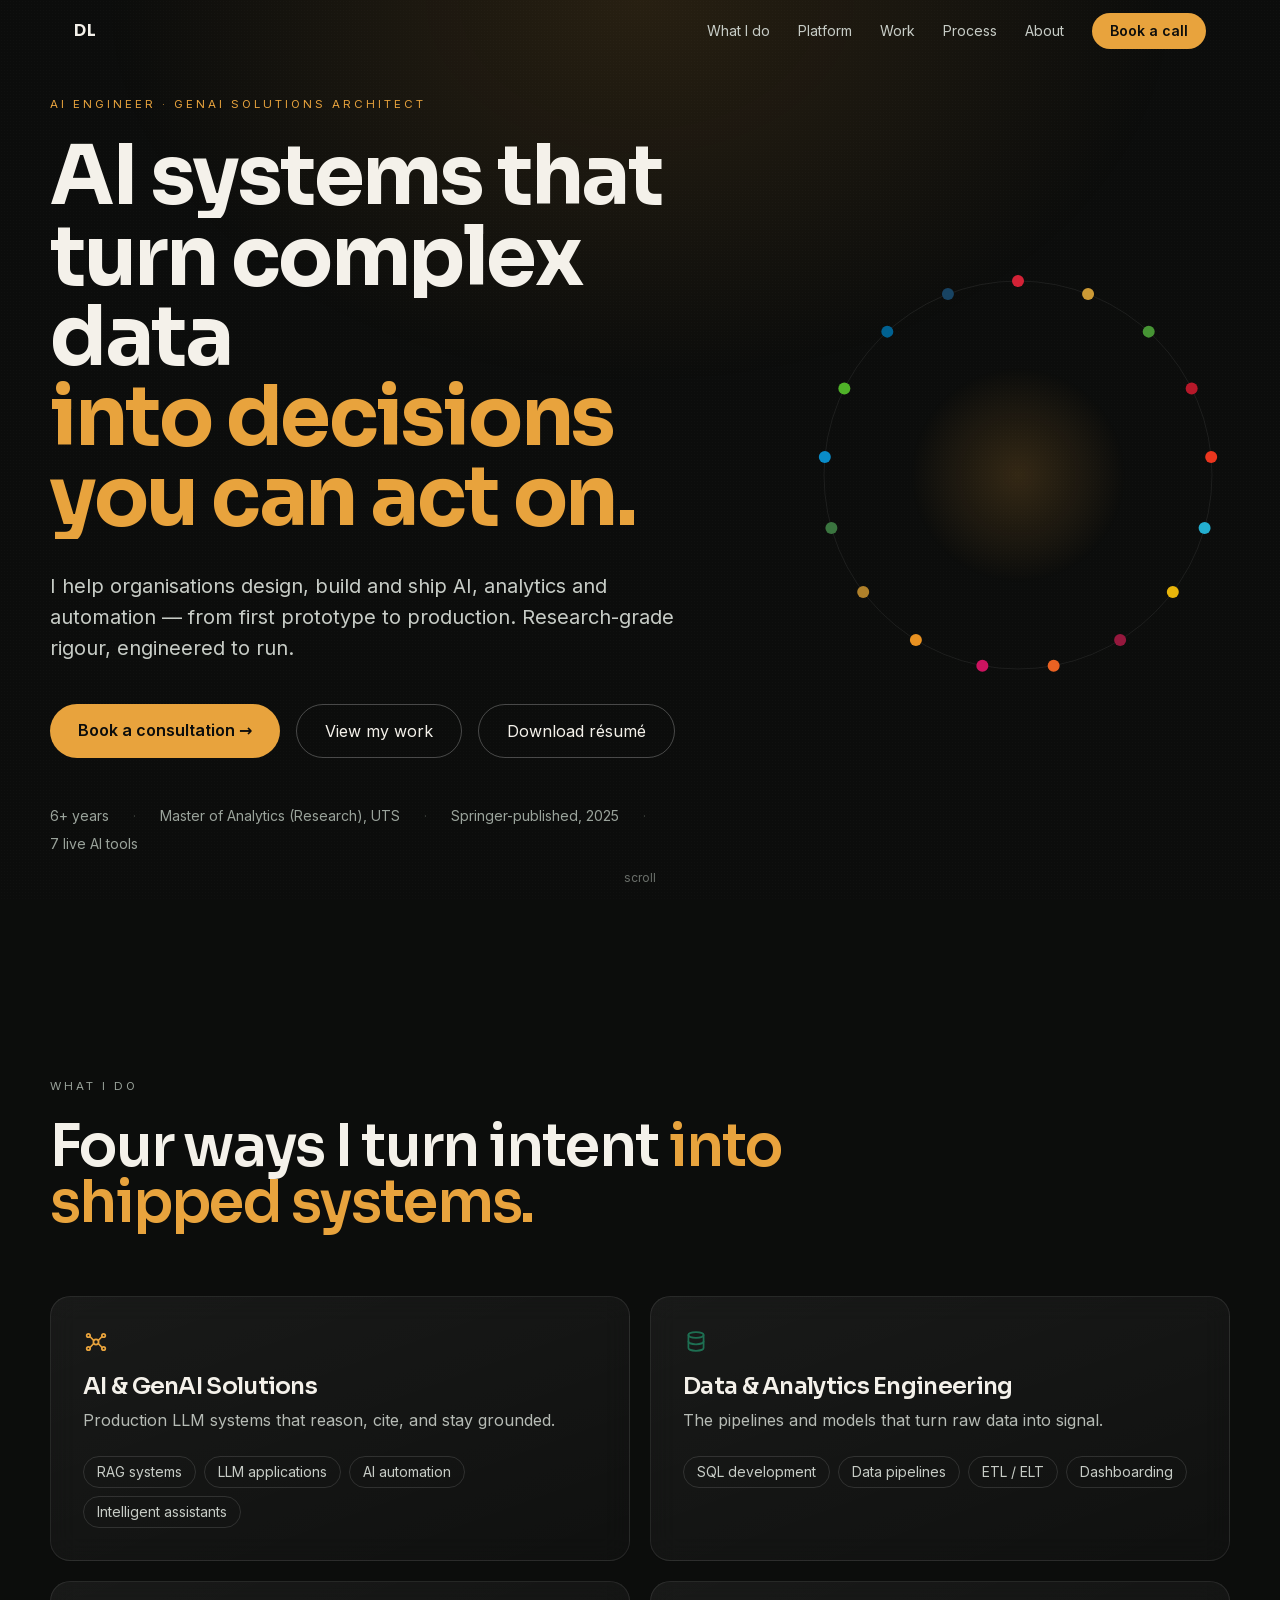
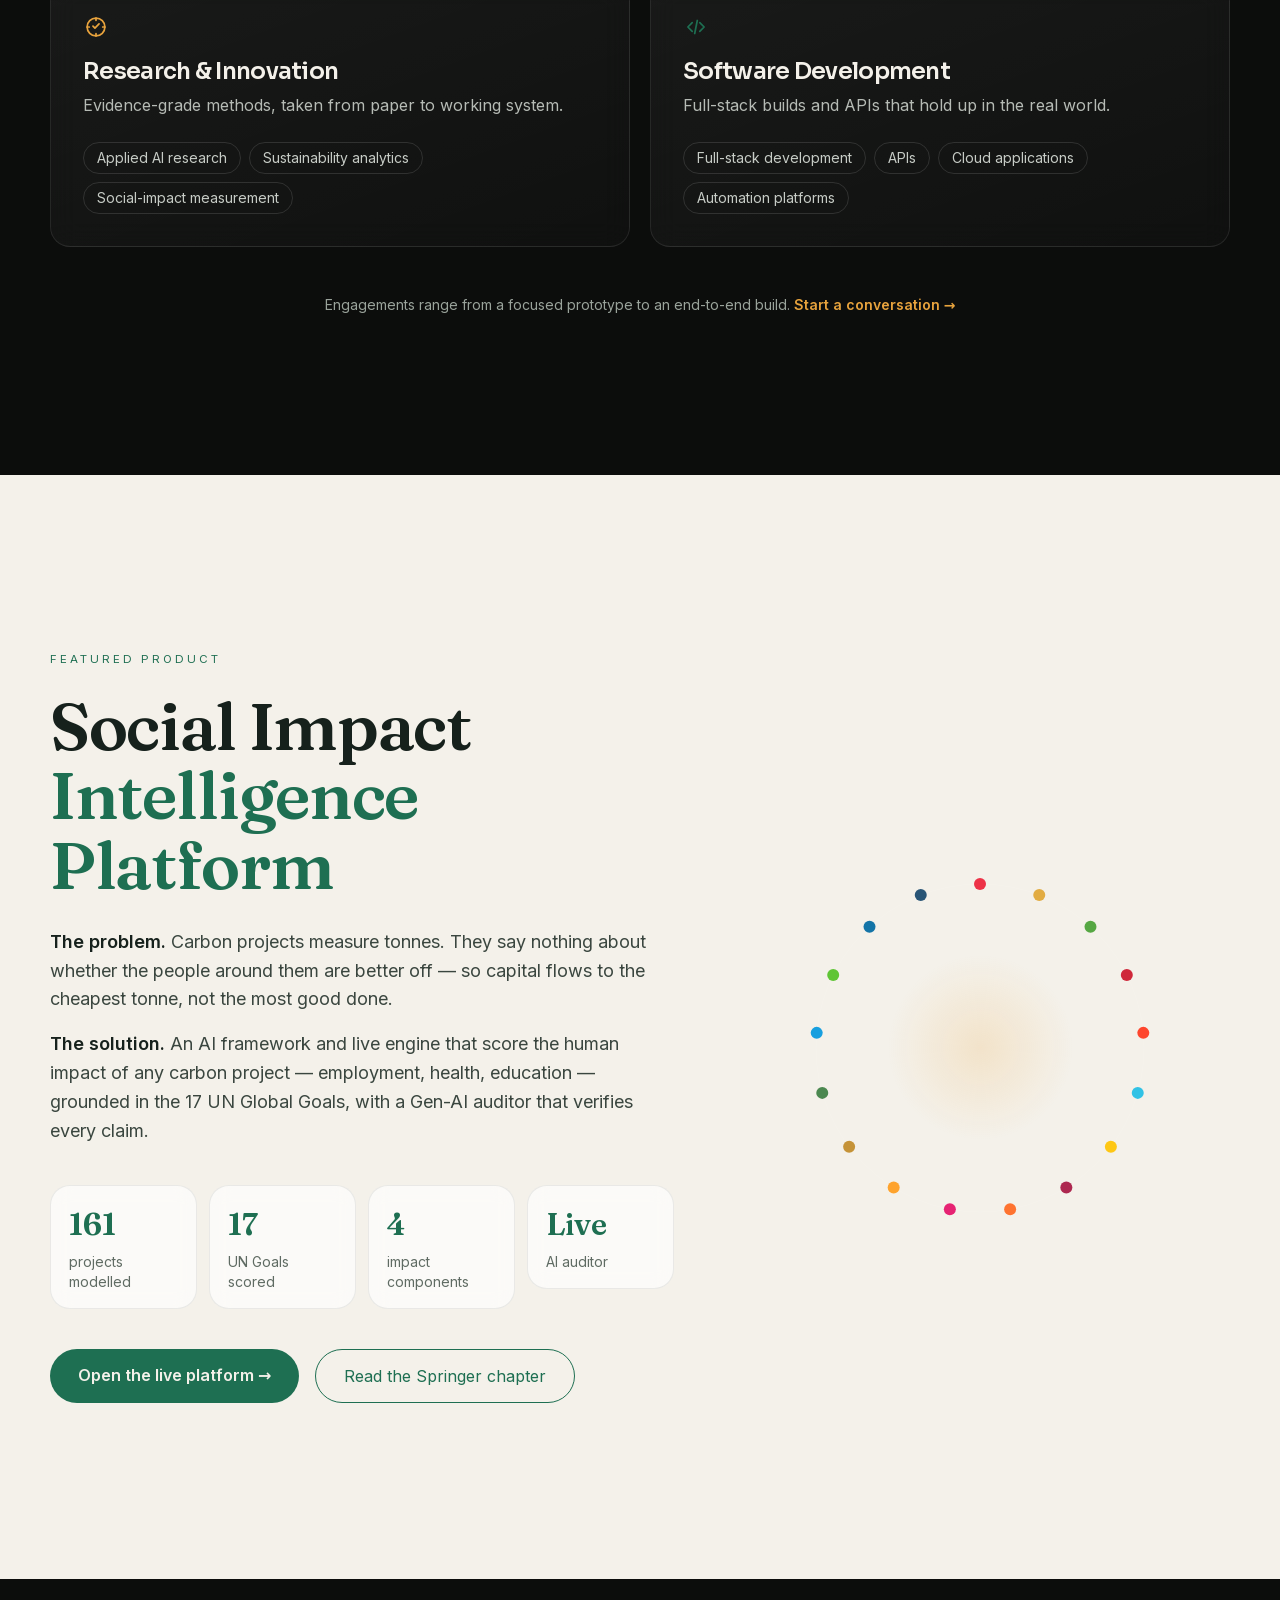
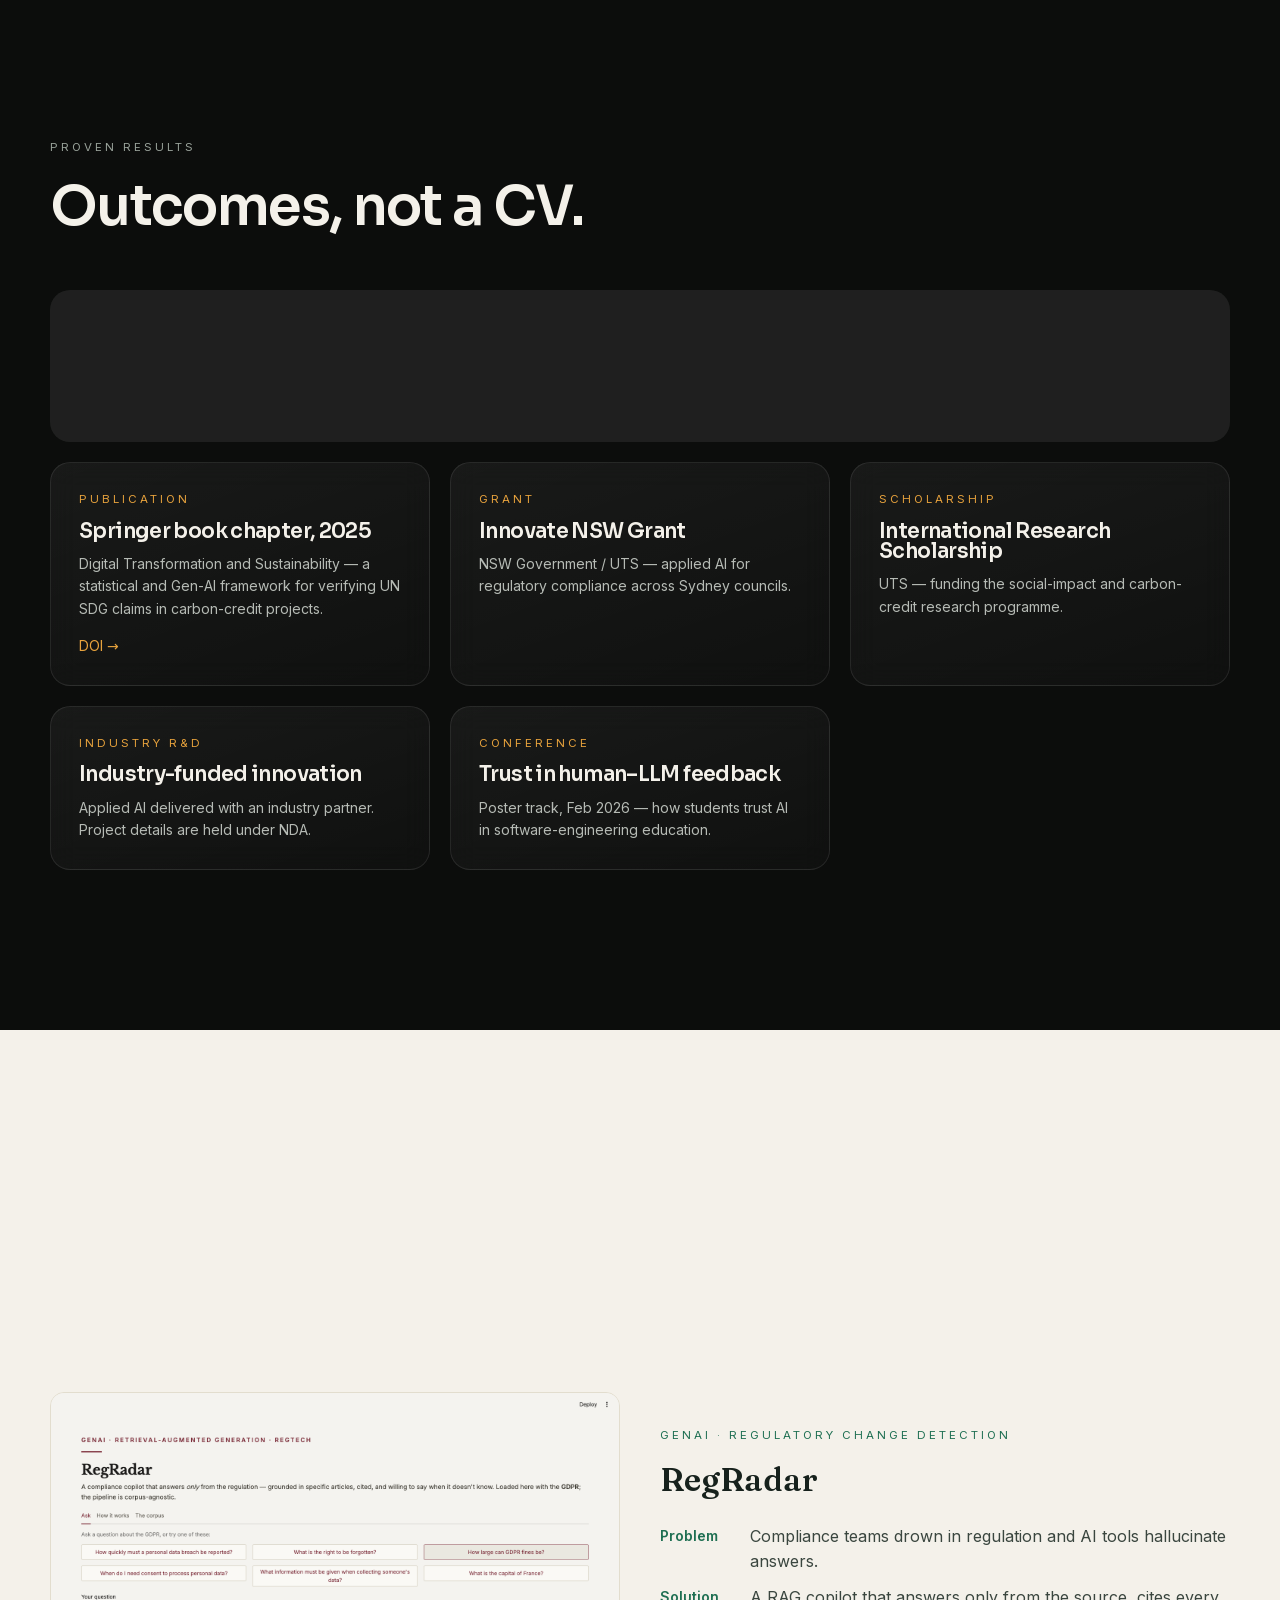
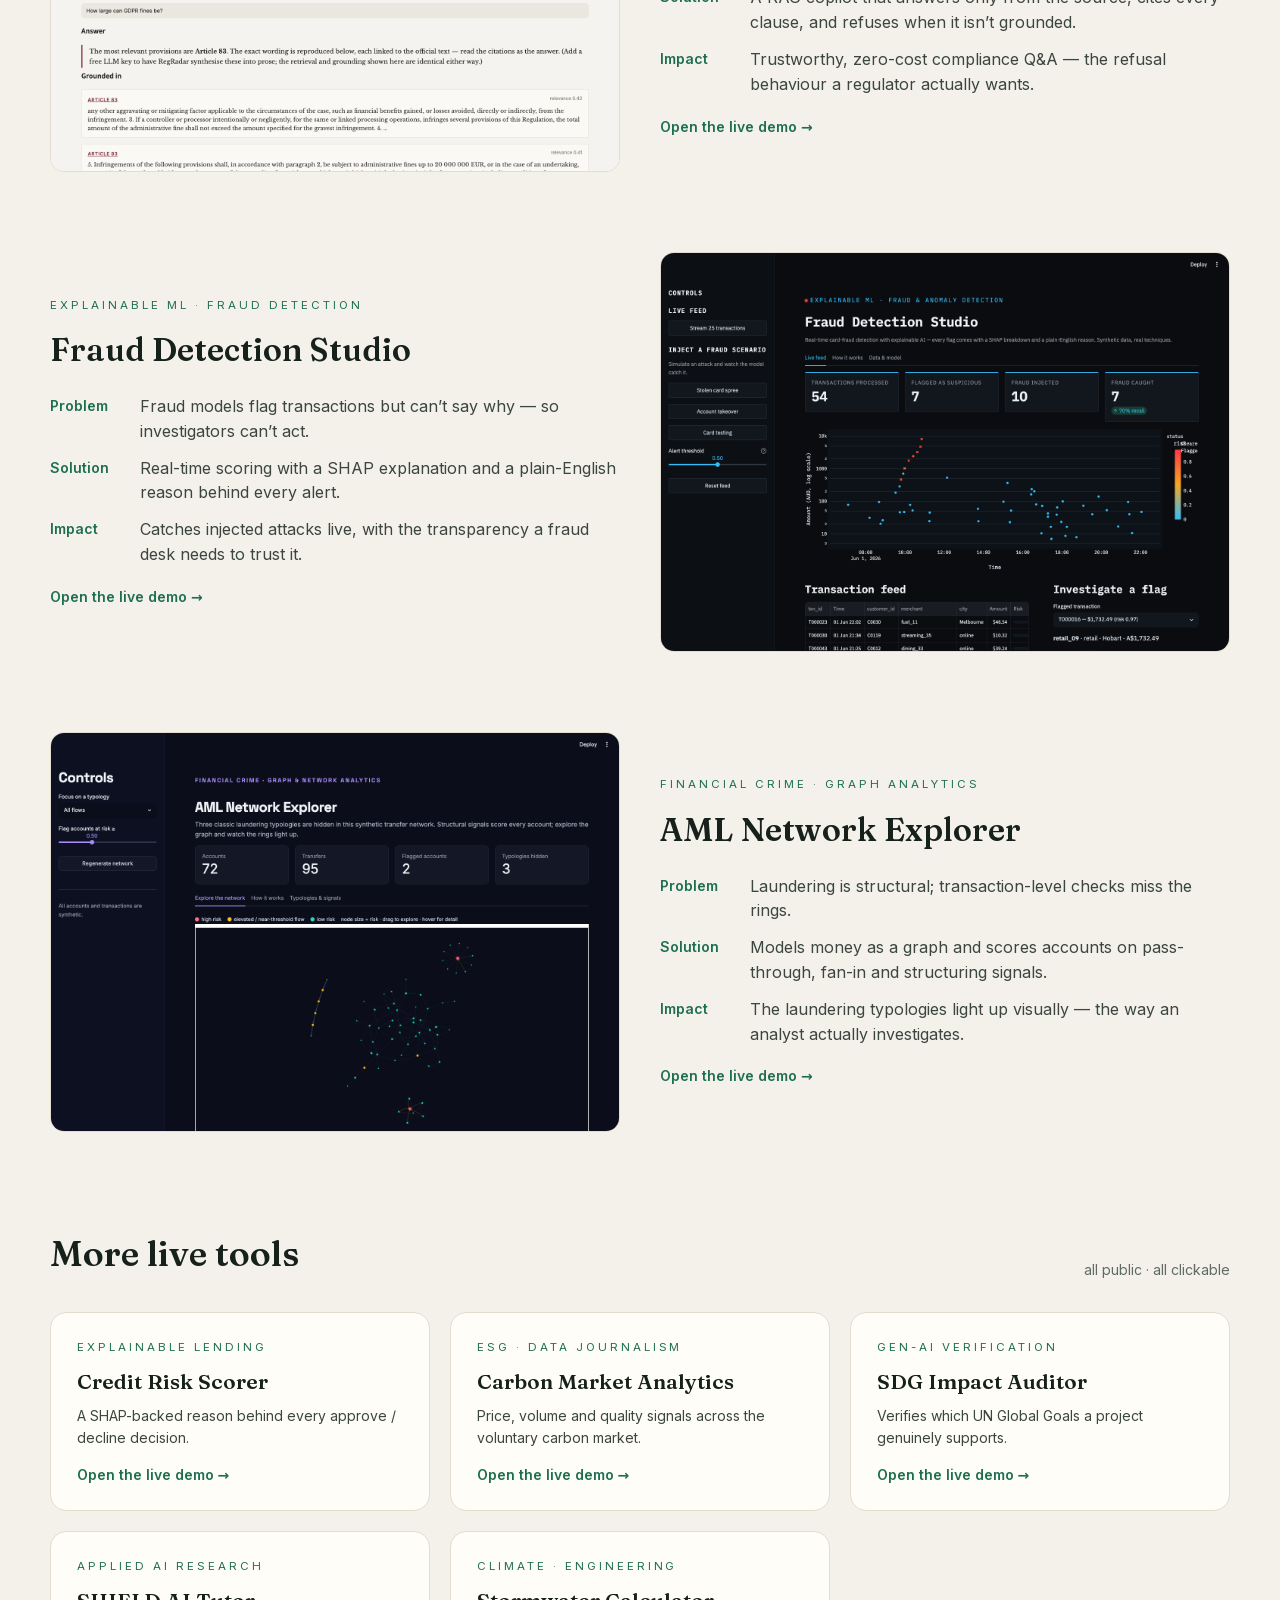
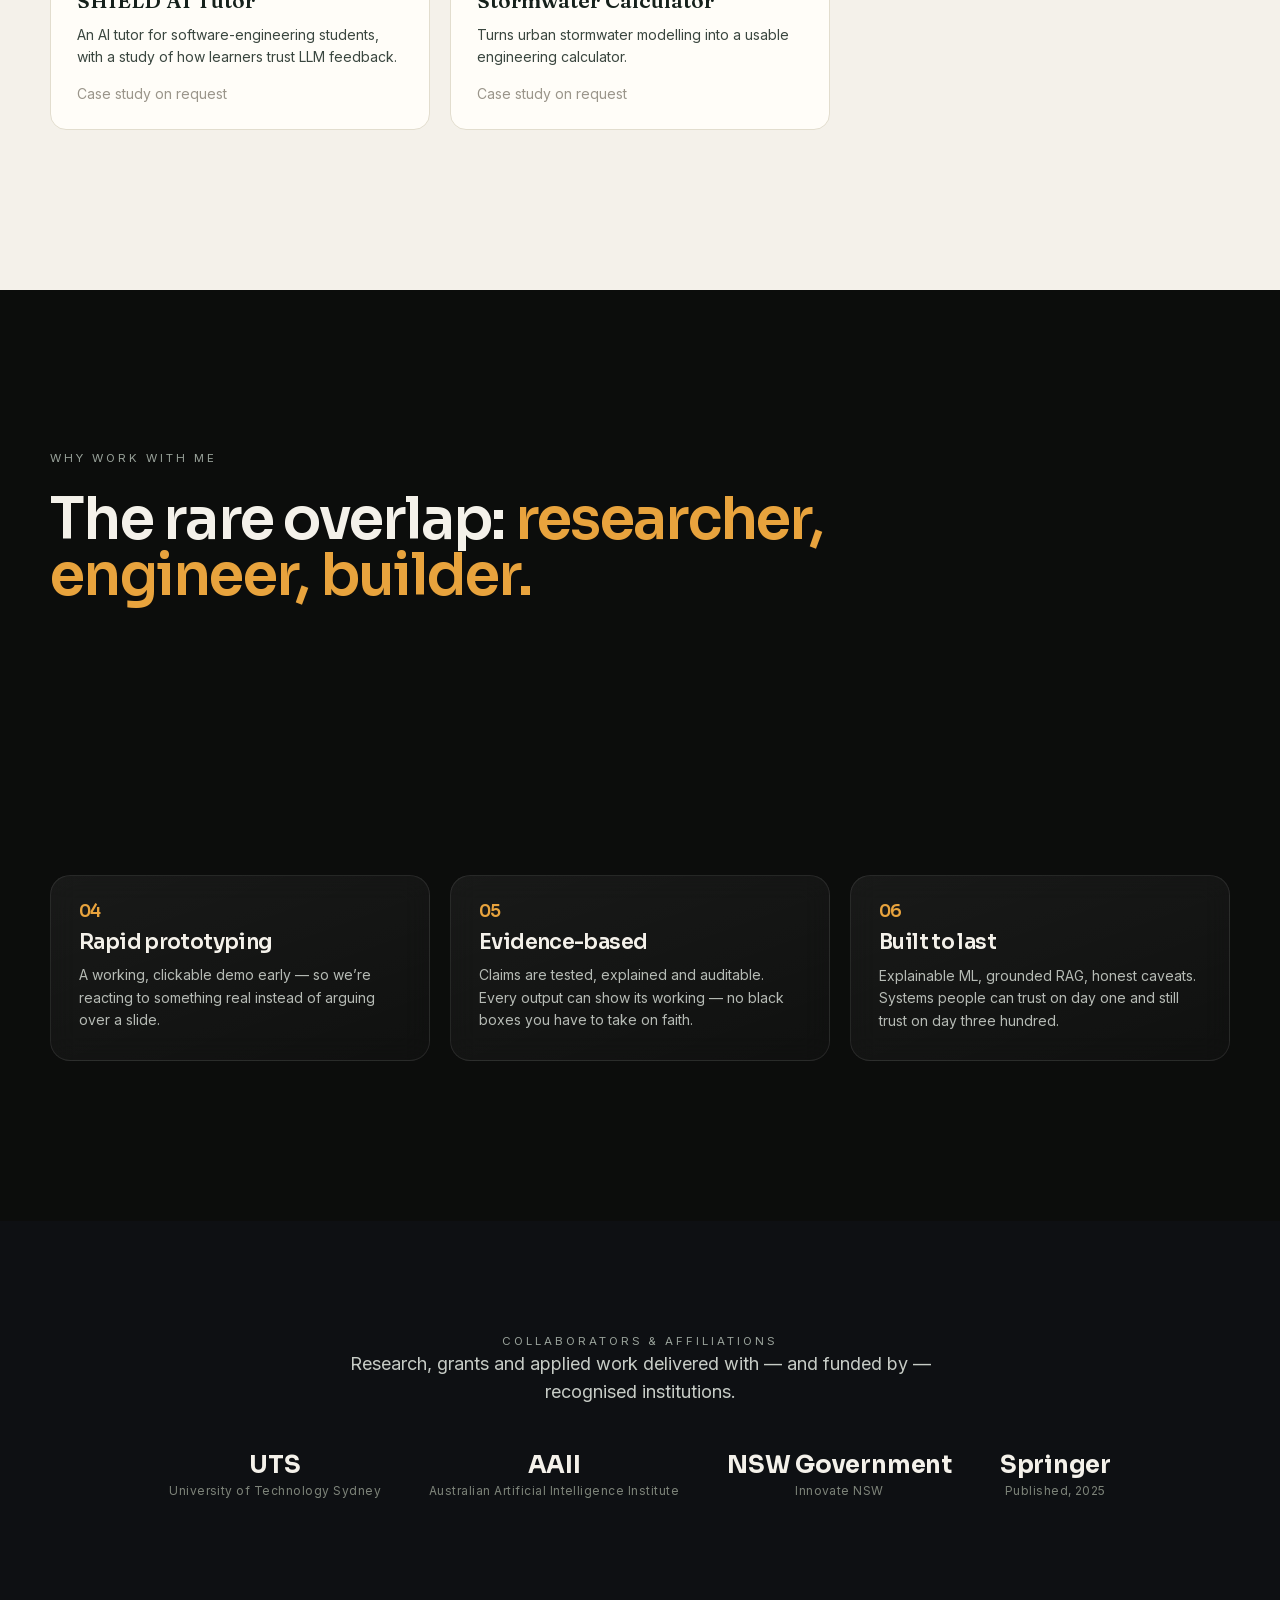
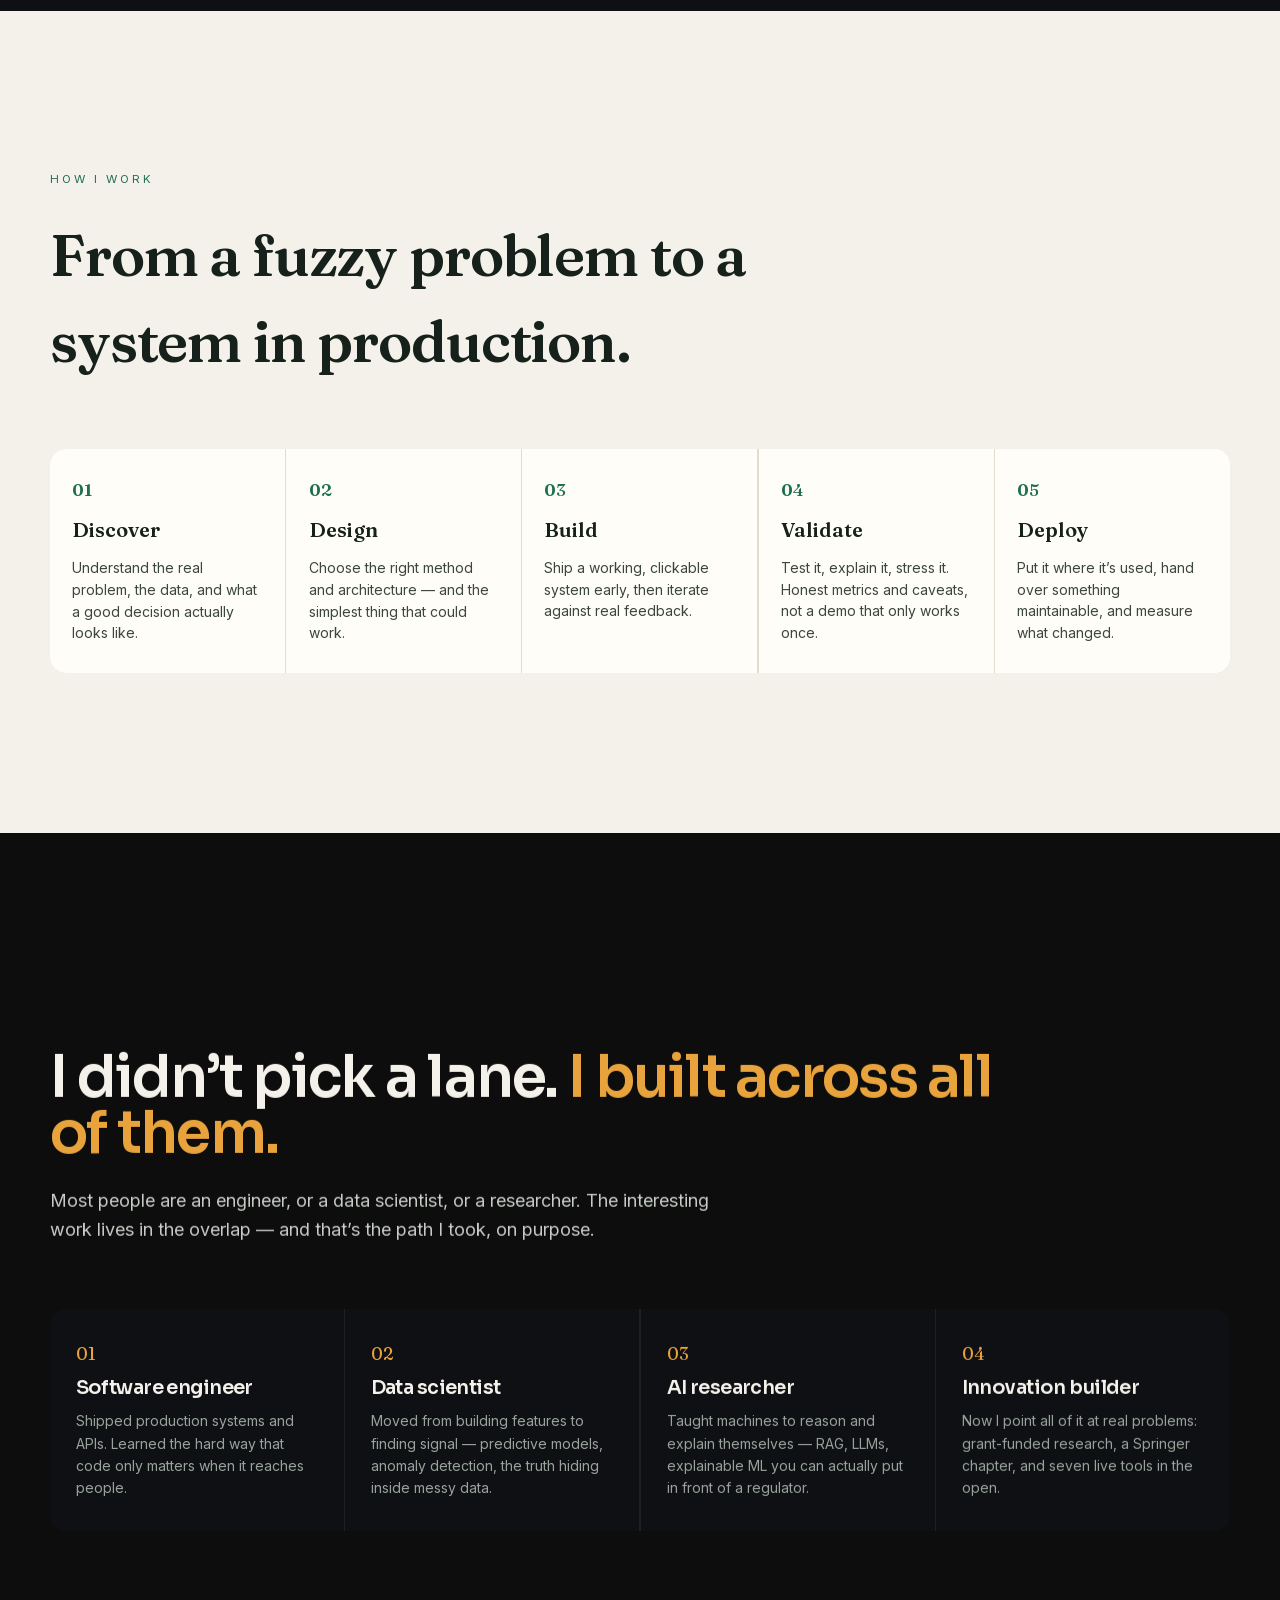
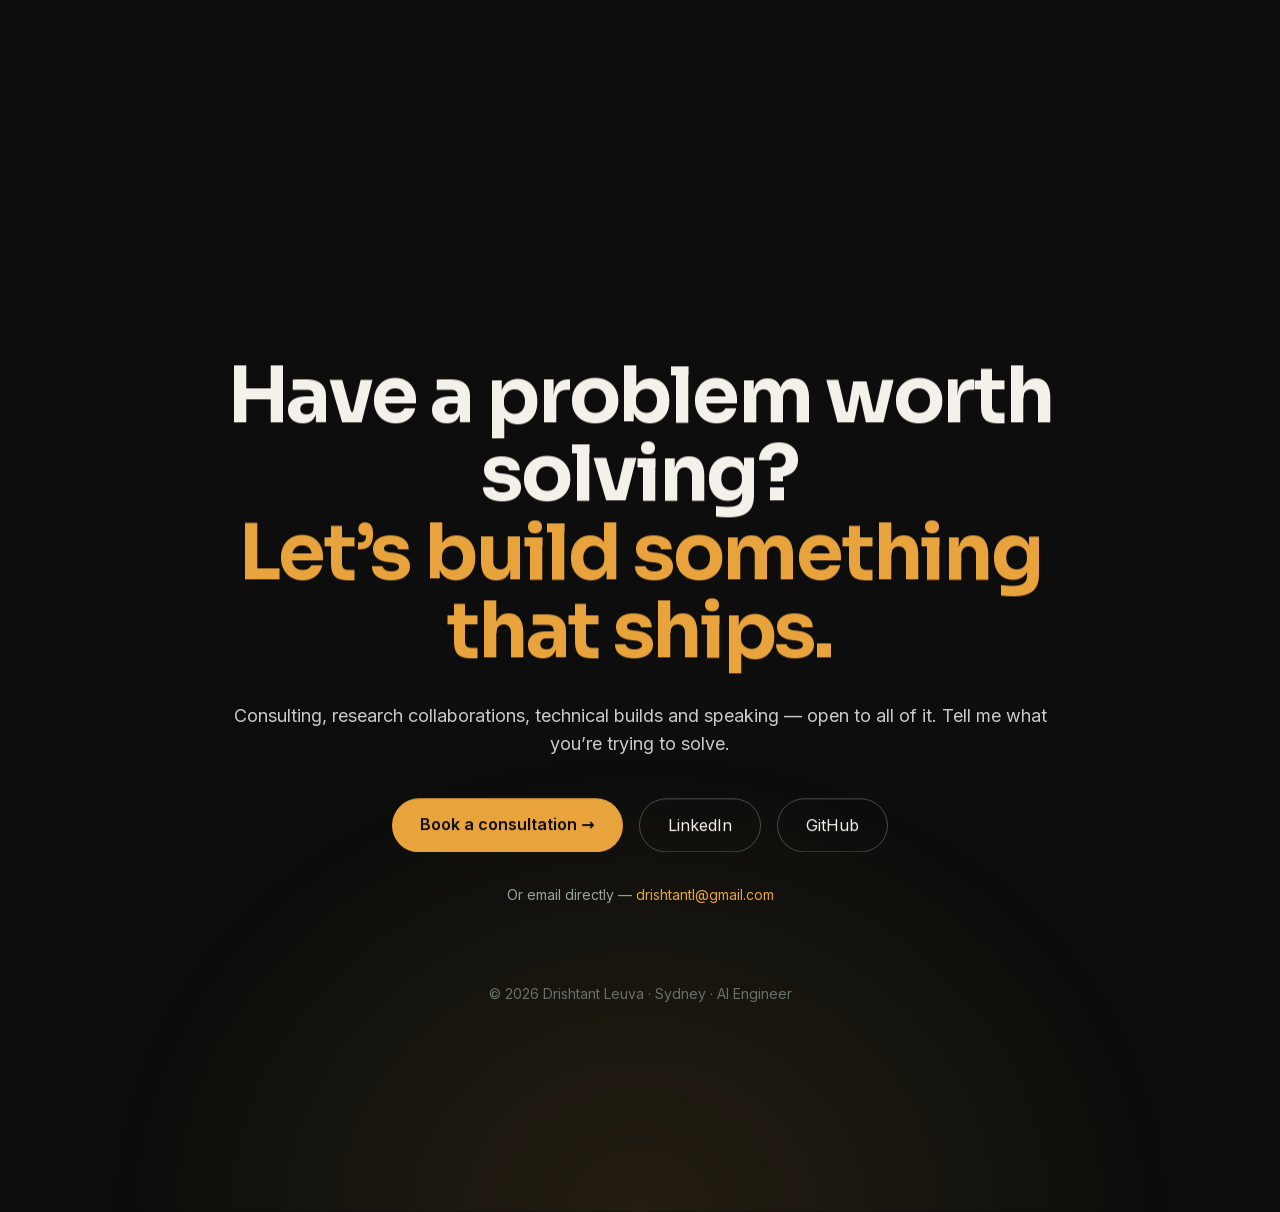
<file: index.html>
<!DOCTYPE html><html lang="en" class="__variable_75787b __variable_37ef13 __variable_80e2a8"><head><meta charSet="utf-8"/><meta name="viewport" content="width=device-width, initial-scale=1"/><link rel="preload" href="/_next/static/media/3dc379dc9b5dec12-s.p.woff2" as="font" crossorigin="" type="font/woff2"/><link rel="preload" href="/_next/static/media/6ba5f591ae6c56f6-s.p.woff2" as="font" crossorigin="" type="font/woff2"/><link rel="preload" href="/_next/static/media/af4bf8399d1aacdf-s.p.woff2" as="font" crossorigin="" type="font/woff2"/><link rel="preload" href="/_next/static/media/e4af272ccee01ff0-s.p.woff2" as="font" crossorigin="" type="font/woff2"/><link rel="preload" as="image" href="/work/regradar.png"/><link rel="preload" as="image" href="/work/fraud-studio.png"/><link rel="preload" as="image" href="/work/aml-explorer.png"/><link rel="stylesheet" href="/_next/static/css/25914eb7743f7c8b.css" data-precedence="next"/><link rel="preload" as="script" fetchPriority="low" href="/_next/static/chunks/webpack-ff530d117532521c.js"/><script src="/_next/static/chunks/fd9d1056-ac47f7b4a1759b90.js" async=""></script><script src="/_next/static/chunks/117-7751c812976bd8c6.js" async=""></script><script src="/_next/static/chunks/main-app-8be5fbae022a778e.js" async=""></script><script src="/_next/static/chunks/699-b4d0fb786a149d32.js" async=""></script><script src="/_next/static/chunks/app/page-92ad684fd90f532e.js" async=""></script><script src="/_next/static/chunks/app/layout-1bc5fd1bb326bc93.js" async=""></script><title>Drishtant Leuva — AI, data &amp; automation that ship</title><meta name="description" content="AI Engineer and GenAI Solutions Architect. I help organisations design, build and ship AI, analytics and automation — from prototype to production. Research-grade rigour, engineered to run."/><meta property="og:title" content="Drishtant Leuva — AI, data &amp; automation that ship"/><meta property="og:description" content="AI Engineer · Data &amp; Analytics · Research &amp; Innovation. From research to production: RAG/LLM systems, data engineering, and intelligent automation."/><meta property="og:type" content="website"/><meta name="twitter:card" content="summary"/><meta name="twitter:title" content="Drishtant Leuva — AI, data &amp; automation that ship"/><meta name="twitter:description" content="AI Engineer · Data &amp; Analytics · Research &amp; Innovation. From research to production: RAG/LLM systems, data engineering, and intelligent automation."/><meta name="next-size-adjust"/><script src="/_next/static/chunks/polyfills-42372ed130431b0a.js" noModule=""></script></head><body class="font-sans grain"><main><nav style="position:fixed;top:0;left:0;right:0;z-index:50;transition:background .4s, border-color .4s;background:transparent;backdrop-filter:none;-webkit-backdrop-filter:none;border-bottom:1px solid transparent"><div class="mx-auto max-w-content flex items-center justify-between px-6" style="height:62px"><a href="#top" class="display" style="font-weight:700;letter-spacing:.04em">DL</a><div class="hidden md:flex items-center gap-7 text-sm" style="color:#c7ccc6"><a href="#services" class="hover:text-ivory transition">What I do</a><a href="#flagship" class="hover:text-ivory transition">Platform</a><a href="#work" class="hover:text-ivory transition">Work</a><a href="#process" class="hover:text-ivory transition">Process</a><a href="#about" class="hover:text-ivory transition">About</a><a href="mailto:drishtantl@gmail.com?subject=Consultation%20enquiry" style="background:#e8a33d;color:#0c0d0c;font-weight:600;border-radius:999px;padding:8px 18px" class="hover:brightness-110 transition">Book a call</a></div><a href="mailto:drishtantl@gmail.com?subject=Consultation%20enquiry" class="md:hidden text-sm" style="background:#e8a33d;color:#0c0d0c;font-weight:600;border-radius:999px;padding:7px 15px">Book a call</a></div></nav><section id="top" class="relative min-h-screen flex items-center px-6 pt-24 pb-16"><div class="absolute inset-0 glow" style="z-index:0;opacity:0.9"></div><div class="mx-auto max-w-content w-full grid lg:grid-cols-[1.25fr_0.75fr] gap-12 items-center" style="position:relative;z-index:2"><div><p class="kicker" style="color:#e8a33d;opacity:0;will-change:opacity">AI Engineer · GenAI Solutions Architect</p><h1 class="display mt-6" style="font-size:clamp(2.5rem,6.4vw,5.4rem);font-weight:700"><span class="" aria-label="AI systems that turn complex data"><span style="display:inline-block;overflow:hidden;vertical-align:top"><span aria-hidden="true" style="display:inline-block;will-change:transform;transform:translateY(110%)">AI<!-- --> </span></span><span style="display:inline-block;overflow:hidden;vertical-align:top"><span aria-hidden="true" style="display:inline-block;will-change:transform;transform:translateY(110%)">systems<!-- --> </span></span><span style="display:inline-block;overflow:hidden;vertical-align:top"><span aria-hidden="true" style="display:inline-block;will-change:transform;transform:translateY(110%)">that<!-- --> </span></span><span style="display:inline-block;overflow:hidden;vertical-align:top"><span aria-hidden="true" style="display:inline-block;will-change:transform;transform:translateY(110%)">turn<!-- --> </span></span><span style="display:inline-block;overflow:hidden;vertical-align:top"><span aria-hidden="true" style="display:inline-block;will-change:transform;transform:translateY(110%)">complex<!-- --> </span></span><span style="display:inline-block;overflow:hidden;vertical-align:top"><span aria-hidden="true" style="display:inline-block;will-change:transform;transform:translateY(110%)">data<!-- --> </span></span></span><span class="block" style="color:#e8a33d"><span class="" aria-label="into decisions you can act on."><span style="display:inline-block;overflow:hidden;vertical-align:top"><span aria-hidden="true" style="display:inline-block;will-change:transform;transform:translateY(110%)">into<!-- --> </span></span><span style="display:inline-block;overflow:hidden;vertical-align:top"><span aria-hidden="true" style="display:inline-block;will-change:transform;transform:translateY(110%)">decisions<!-- --> </span></span><span style="display:inline-block;overflow:hidden;vertical-align:top"><span aria-hidden="true" style="display:inline-block;will-change:transform;transform:translateY(110%)">you<!-- --> </span></span><span style="display:inline-block;overflow:hidden;vertical-align:top"><span aria-hidden="true" style="display:inline-block;will-change:transform;transform:translateY(110%)">can<!-- --> </span></span><span style="display:inline-block;overflow:hidden;vertical-align:top"><span aria-hidden="true" style="display:inline-block;will-change:transform;transform:translateY(110%)">act<!-- --> </span></span><span style="display:inline-block;overflow:hidden;vertical-align:top"><span aria-hidden="true" style="display:inline-block;will-change:transform;transform:translateY(110%)">on.<!-- --> </span></span></span></span></h1><p class="mt-8 text-lg md:text-xl" style="color:#c7ccc6;max-width:40rem;line-height:1.55;opacity:0;will-change:opacity,transform;transform:translateY(16px)">I help organisations design, build and ship AI, analytics and automation — from first prototype to production. Research-grade rigour, engineered to run.</p><div class="mt-10 flex flex-wrap gap-4" style="opacity:0;will-change:opacity,transform;transform:translateY(16px)"><a href="mailto:drishtantl@gmail.com?subject=Consultation%20enquiry" style="background:#e8a33d;color:#0c0d0c;font-weight:600" class="rounded-full px-7 py-3.5 hover:brightness-110 transition">Book a consultation →</a><a href="#work" style="border:1px solid rgba(255,255,255,.25)" class="rounded-full px-7 py-3.5 hover:bg-white/10 transition">View my work</a><a href="/Drishtant_Leuva_Resume.pdf" download="Drishtant_Leuva_General_Resume_v6.pdf" style="border:1px solid rgba(255,255,255,.25)" class="rounded-full px-7 py-3.5 hover:bg-white/10 transition">Download résumé</a></div><div class="mt-12 flex flex-wrap gap-x-6 gap-y-2 text-sm" style="color:#9aa39b;opacity:0;will-change:opacity"><span>6+ years</span><span style="color:#3a3f3a">·</span><span>Master of Analytics (Research), UTS</span><span style="color:#3a3f3a">·</span><span>Springer-published, 2025</span><span style="color:#3a3f3a">·</span><span>7 live AI tools</span></div></div><div class="hidden lg:flex justify-center" style="opacity:0;will-change:opacity,transform;transform:scale(0.9)"><div style="width:420px;height:420px;position:relative" aria-hidden="true"><div style="position:absolute;inset:0;animation:sdgspin 60s linear infinite"><svg width="420" height="420" viewBox="0 0 420 420"><circle cx="210" cy="210" r="194" fill="none" stroke="rgba(255,255,255,.07)" stroke-width="1"></circle><circle cx="210" cy="16" r="6" fill="#E5243B" opacity="0.92"></circle><circle cx="280.0808832403077" cy="29.10038749555497" r="6" fill="#DDA63A" opacity="0.92"></circle><circle cx="340.6969548674321" cy="66.63227005919214" r="6" fill="#4C9F38" opacity="0.92"></circle><circle cx="383.6616785228821" cy="123.52675897935158" r="6" fill="#C5192D" opacity="0.92"></circle><circle cx="403.1724302012367" cy="192.09993826411943" r="6" fill="#FF3A21" opacity="0.92"></circle><circle cx="396.5941747755269" cy="263.0906200739841" r="6" fill="#26BDE2" opacity="0.92"></circle><circle cx="364.81534209236645" cy="326.91111945757575" r="6" fill="#FCC30B" opacity="0.92"></circle><circle cx="312.12783959820706" cy="374.9421243315451" r="6" fill="#A21942" opacity="0.92"></circle><circle cx="245.64740645641464" cy="400.69678133867694" r="6" fill="#FD6925" opacity="0.92"></circle><circle cx="174.35259354358539" cy="400.69678133867694" r="6" fill="#DD1367" opacity="0.92"></circle><circle cx="107.87216040179294" cy="374.94212433154513" r="6" fill="#FD9D24" opacity="0.92"></circle><circle cx="55.18465790763355" cy="326.91111945757575" r="6" fill="#BF8B2E" opacity="0.92"></circle><circle cx="23.40582522447312" cy="263.0906200739841" r="6" fill="#3F7E44" opacity="0.92"></circle><circle cx="16.827569798763278" cy="192.0999382641195" r="6" fill="#0A97D9" opacity="0.92"></circle><circle cx="36.33832147711786" cy="123.52675897935167" r="6" fill="#56C02B" opacity="0.92"></circle><circle cx="79.3030451325678" cy="66.63227005919222" r="6" fill="#00689D" opacity="0.92"></circle><circle cx="139.91911675969232" cy="29.10038749555497" r="6" fill="#19486A" opacity="0.92"></circle></svg></div><div style="position:absolute;inset:24%;border-radius:50%;background:radial-gradient(circle, rgba(232,163,61,.18), transparent 70%)"></div><style>@keyframes sdgspin{to{transform:rotate(360deg)}}</style></div></div></div><div class="absolute bottom-8 left-1/2 -translate-x-1/2 text-xs" style="color:#6a6f6a;z-index:2">scroll</div></section><section id="services" class="px-6 py-32 md:py-40"><div class="mx-auto max-w-content"><div class="" style="opacity:0;transform:translateY(28px)"><p class="kicker" style="color:#9aa39b">What I do</p></div><div class="" style="opacity:0;transform:translateY(28px)"><h2 class="display mt-6 measure" style="font-size:clamp(2rem,4.6vw,3.6rem);font-weight:600">Four ways I turn intent <span style="color:#e8a33d">into shipped systems.</span></h2></div><div class="grid sm:grid-cols-2 gap-5 mt-16"><div class="" style="opacity:0;transform:translateY(28px)"><div class="glass h-full p-8 group"><div style="color:#e8a33d"><svg viewBox="0 0 24 24" width="26" height="26"><g fill="none" stroke="currentColor" stroke-width="1.6" stroke-linecap="round" stroke-linejoin="round"><circle cx="12" cy="12" r="2.4"></circle><circle cx="5" cy="6" r="1.6"></circle><circle cx="19" cy="6" r="1.6"></circle><circle cx="5" cy="18" r="1.6"></circle><circle cx="19" cy="18" r="1.6"></circle><path d="M6.4 6.9 9.9 10.6M17.6 6.9 14.1 10.6M6.4 17.1 9.9 13.4M17.6 17.1 14.1 13.4"></path></g></svg></div><h3 class="display mt-5" style="font-size:1.45rem;font-weight:600">AI &amp; GenAI Solutions</h3><p class="mt-2.5" style="color:#b6bbb5;line-height:1.55">Production LLM systems that reason, cite, and stay grounded.</p><ul class="mt-6 flex flex-wrap gap-2"><li class="text-sm" style="color:#c7ccc6;border:1px solid rgba(255,255,255,.12);border-radius:999px;padding:5px 13px">RAG systems</li><li class="text-sm" style="color:#c7ccc6;border:1px solid rgba(255,255,255,.12);border-radius:999px;padding:5px 13px">LLM applications</li><li class="text-sm" style="color:#c7ccc6;border:1px solid rgba(255,255,255,.12);border-radius:999px;padding:5px 13px">AI automation</li><li class="text-sm" style="color:#c7ccc6;border:1px solid rgba(255,255,255,.12);border-radius:999px;padding:5px 13px">Intelligent assistants</li></ul></div></div><div class="" style="opacity:0;transform:translateY(28px)"><div class="glass h-full p-8 group"><div style="color:#1e6f52"><svg viewBox="0 0 24 24" width="26" height="26"><g fill="none" stroke="currentColor" stroke-width="1.6" stroke-linecap="round" stroke-linejoin="round"><ellipse cx="12" cy="5.5" rx="7" ry="2.6"></ellipse><path d="M5 5.5v6c0 1.4 3.1 2.6 7 2.6s7-1.2 7-2.6v-6"></path><path d="M5 11.5v6c0 1.4 3.1 2.6 7 2.6s7-1.2 7-2.6v-6"></path></g></svg></div><h3 class="display mt-5" style="font-size:1.45rem;font-weight:600">Data &amp; Analytics Engineering</h3><p class="mt-2.5" style="color:#b6bbb5;line-height:1.55">The pipelines and models that turn raw data into signal.</p><ul class="mt-6 flex flex-wrap gap-2"><li class="text-sm" style="color:#c7ccc6;border:1px solid rgba(255,255,255,.12);border-radius:999px;padding:5px 13px">SQL development</li><li class="text-sm" style="color:#c7ccc6;border:1px solid rgba(255,255,255,.12);border-radius:999px;padding:5px 13px">Data pipelines</li><li class="text-sm" style="color:#c7ccc6;border:1px solid rgba(255,255,255,.12);border-radius:999px;padding:5px 13px">ETL / ELT</li><li class="text-sm" style="color:#c7ccc6;border:1px solid rgba(255,255,255,.12);border-radius:999px;padding:5px 13px">Dashboarding</li></ul></div></div><div class="" style="opacity:0;transform:translateY(28px)"><div class="glass h-full p-8 group"><div style="color:#e8a33d"><svg viewBox="0 0 24 24" width="26" height="26"><g fill="none" stroke="currentColor" stroke-width="1.6" stroke-linecap="round" stroke-linejoin="round"><circle cx="12" cy="12" r="8.2"></circle><path d="M14.8 9.2 11 13l-1.8-1.8M12 3.8v2M12 18.2v2M3.8 12h2M18.2 12h2"></path></g></svg></div><h3 class="display mt-5" style="font-size:1.45rem;font-weight:600">Research &amp; Innovation</h3><p class="mt-2.5" style="color:#b6bbb5;line-height:1.55">Evidence-grade methods, taken from paper to working system.</p><ul class="mt-6 flex flex-wrap gap-2"><li class="text-sm" style="color:#c7ccc6;border:1px solid rgba(255,255,255,.12);border-radius:999px;padding:5px 13px">Applied AI research</li><li class="text-sm" style="color:#c7ccc6;border:1px solid rgba(255,255,255,.12);border-radius:999px;padding:5px 13px">Sustainability analytics</li><li class="text-sm" style="color:#c7ccc6;border:1px solid rgba(255,255,255,.12);border-radius:999px;padding:5px 13px">Social-impact measurement</li></ul></div></div><div class="" style="opacity:0;transform:translateY(28px)"><div class="glass h-full p-8 group"><div style="color:#1e6f52"><svg viewBox="0 0 24 24" width="26" height="26"><g fill="none" stroke="currentColor" stroke-width="1.6" stroke-linecap="round" stroke-linejoin="round"><path d="M8.5 8 4.5 12l4 4M15.5 8l4 4-4 4M13.2 6l-2.4 12"></path></g></svg></div><h3 class="display mt-5" style="font-size:1.45rem;font-weight:600">Software Development</h3><p class="mt-2.5" style="color:#b6bbb5;line-height:1.55">Full-stack builds and APIs that hold up in the real world.</p><ul class="mt-6 flex flex-wrap gap-2"><li class="text-sm" style="color:#c7ccc6;border:1px solid rgba(255,255,255,.12);border-radius:999px;padding:5px 13px">Full-stack development</li><li class="text-sm" style="color:#c7ccc6;border:1px solid rgba(255,255,255,.12);border-radius:999px;padding:5px 13px">APIs</li><li class="text-sm" style="color:#c7ccc6;border:1px solid rgba(255,255,255,.12);border-radius:999px;padding:5px 13px">Cloud applications</li><li class="text-sm" style="color:#c7ccc6;border:1px solid rgba(255,255,255,.12);border-radius:999px;padding:5px 13px">Automation platforms</li></ul></div></div></div><div class="" style="opacity:0;transform:translateY(28px)"><p class="mt-12 text-center text-sm" style="color:#9aa39b">Engagements range from a focused prototype to an end-to-end build.<!-- --> <a href="mailto:drishtantl@gmail.com?subject=Project%20enquiry" style="color:#e8a33d;font-weight:600">Start a conversation →</a></p></div></div></section><section id="flagship" class="px-6 py-32 md:py-44" style="background:#f4f1ea;color:#16211c"><div class="mx-auto max-w-content"><div class="" style="opacity:0;transform:translateY(28px)"><p class="kicker" style="color:#1e6f52">Featured product</p></div><div class="grid lg:grid-cols-[1fr_0.8fr] gap-14 items-center mt-6"><div><div class="" style="opacity:0;transform:translateY(28px)"><h2 class="font-serif" style="font-size:clamp(2.2rem,5.2vw,4.3rem);font-weight:600;line-height:1.04;letter-spacing:-0.02em">Social Impact <span style="color:#1e6f52">Intelligence Platform</span></h2></div><div class="" style="opacity:0;transform:translateY(28px)"><div class="mt-7 space-y-4" style="max-width:40rem"><p style="color:#3a463f;line-height:1.6" class="text-lg"><span style="color:#16211c;font-weight:600">The problem.</span> Carbon projects measure tonnes. They say nothing about whether the people around them are better off — so capital flows to the cheapest tonne, not the most good done.</p><p style="color:#3a463f;line-height:1.6" class="text-lg"><span style="color:#16211c;font-weight:600">The solution.</span> An AI framework and live engine that score the human impact of any carbon project — employment, health, education — grounded in the 17 UN Global Goals, with a Gen-AI auditor that verifies every claim.</p></div></div><div class="grid grid-cols-2 sm:grid-cols-4 gap-3 mt-10"><div class="" style="opacity:0;transform:translateY(28px)"><div class="glass-lite" style="padding:1rem 1.1rem"><div class="font-serif" style="font-size:1.9rem;font-weight:600;color:#1e6f52">161</div><div class="text-sm mt-1" style="color:#5f6b63">projects modelled</div></div></div><div class="" style="opacity:0;transform:translateY(28px)"><div class="glass-lite" style="padding:1rem 1.1rem"><div class="font-serif" style="font-size:1.9rem;font-weight:600;color:#1e6f52">17</div><div class="text-sm mt-1" style="color:#5f6b63">UN Goals scored</div></div></div><div class="" style="opacity:0;transform:translateY(28px)"><div class="glass-lite" style="padding:1rem 1.1rem"><div class="font-serif" style="font-size:1.9rem;font-weight:600;color:#1e6f52">4</div><div class="text-sm mt-1" style="color:#5f6b63">impact components</div></div></div><div class="" style="opacity:0;transform:translateY(28px)"><div class="glass-lite" style="padding:1rem 1.1rem"><div class="font-serif" style="font-size:1.9rem;font-weight:600;color:#1e6f52">Live</div><div class="text-sm mt-1" style="color:#5f6b63">AI auditor</div></div></div></div><div class="" style="opacity:0;transform:translateY(28px)"><div class="mt-10 flex flex-wrap gap-4"><a href="https://drishtantleuva.github.io/social-impact-platform/" target="_blank" rel="noopener" style="background:#1e6f52;color:#f4f1ea;font-weight:600" class="rounded-full px-7 py-3.5 hover:brightness-110 transition">Open the live platform →</a><a href="https://doi.org/10.1007/978-3-031-91278-8" target="_blank" rel="noopener" style="border:1px solid #1e6f52;color:#1e6f52" class="rounded-full px-7 py-3.5 hover:bg-[#1e6f52]/5 transition">Read the Springer chapter</a></div></div></div><div class="flex justify-center" style="opacity:0;transform:translateY(28px)"><div style="filter:saturate(1.05)"><div style="width:360px;height:360px;position:relative" aria-hidden="true"><div style="position:absolute;inset:0;animation:sdgspin 60s linear infinite"><svg width="360" height="360" viewBox="0 0 360 360"><circle cx="180" cy="180" r="164" fill="none" stroke="rgba(255,255,255,.07)" stroke-width="1"></circle><circle cx="180" cy="16" r="6" fill="#E5243B" opacity="0.92"></circle><circle cx="239.2436332546931" cy="27.074554377685644" r="6" fill="#DDA63A" opacity="0.92"></circle><circle cx="290.48608555803537" cy="58.80253757581191" r="6" fill="#4C9F38" opacity="0.92"></circle><circle cx="326.80677978223025" cy="106.89890965264773" r="6" fill="#C5192D" opacity="0.92"></circle><circle cx="343.30040491238566" cy="164.86798904801847" r="6" fill="#FF3A21" opacity="0.92"></circle><circle cx="337.7394054803423" cy="224.8807303718216" r="6" fill="#26BDE2" opacity="0.92"></circle><circle cx="310.8748252739593" cy="278.83208036619806" r="6" fill="#FCC30B" opacity="0.92"></circle><circle cx="266.3348747118864" cy="319.4356102596567" r="6" fill="#A21942" opacity="0.92"></circle><circle cx="210.13492092191754" cy="341.2075883481599" r="6" fill="#FD6925" opacity="0.92"></circle><circle cx="149.8650790780825" cy="341.2075883481599" r="6" fill="#DD1367" opacity="0.92"></circle><circle cx="93.66512528811363" cy="319.43561025965676" r="6" fill="#FD9D24" opacity="0.92"></circle><circle cx="49.12517472604071" cy="278.83208036619806" r="6" fill="#BF8B2E" opacity="0.92"></circle><circle cx="22.260594519657673" cy="224.8807303718216" r="6" fill="#3F7E44" opacity="0.92"></circle><circle cx="16.69959508761434" cy="164.86798904801853" r="6" fill="#0A97D9" opacity="0.92"></circle><circle cx="33.19322021776975" cy="106.8989096526478" r="6" fill="#56C02B" opacity="0.92"></circle><circle cx="69.51391444196453" cy="58.80253757581198" r="6" fill="#00689D" opacity="0.92"></circle><circle cx="120.7563667453069" cy="27.074554377685644" r="6" fill="#19486A" opacity="0.92"></circle></svg></div><div style="position:absolute;inset:24%;border-radius:50%;background:radial-gradient(circle, rgba(232,163,61,.18), transparent 70%)"></div><style>@keyframes sdgspin{to{transform:rotate(360deg)}}</style></div></div></div></div></div></section><section class="px-6 py-32 md:py-40"><div class="mx-auto max-w-content"><div class="" style="opacity:0;transform:translateY(28px)"><p class="kicker" style="color:#9aa39b">Proven results</p></div><div class="" style="opacity:0;transform:translateY(28px)"><h2 class="display mt-6" style="font-size:clamp(2rem,4.4vw,3.4rem);font-weight:600">Outcomes, not a CV.</h2></div><div class="grid grid-cols-2 lg:grid-cols-4 gap-px mt-14" style="background:rgba(255,255,255,.08);border-radius:20px;overflow:hidden"><div class="" style="opacity:0;transform:translateY(28px)"><div class="coolband" style="padding:2.2rem 1.6rem;height:100%"><div class="display" style="font-size:clamp(2.4rem,5vw,3.4rem);font-weight:700;color:#e8a33d"><span>0<!-- -->+</span></div><div class="mt-2 text-sm" style="color:#9aa39b;line-height:1.5">years building AI &amp; data systems</div></div></div><div class="" style="opacity:0;transform:translateY(28px)"><div class="coolband" style="padding:2.2rem 1.6rem;height:100%"><div class="display" style="font-size:clamp(2.4rem,5vw,3.4rem);font-weight:700;color:#e8a33d"><span>0</span></div><div class="mt-2 text-sm" style="color:#9aa39b;line-height:1.5">live AI tools, all public</div></div></div><div class="" style="opacity:0;transform:translateY(28px)"><div class="coolband" style="padding:2.2rem 1.6rem;height:100%"><div class="display" style="font-size:clamp(2.4rem,5vw,3.4rem);font-weight:700;color:#e8a33d"><span>0</span></div><div class="mt-2 text-sm" style="color:#9aa39b;line-height:1.5">research grants secured</div></div></div><div class="" style="opacity:0;transform:translateY(28px)"><div class="coolband" style="padding:2.2rem 1.6rem;height:100%"><div class="display" style="font-size:clamp(2.4rem,5vw,3.4rem);font-weight:700;color:#e8a33d"><span>0</span></div><div class="mt-2 text-sm" style="color:#9aa39b;line-height:1.5">Springer book chapter, 2025</div></div></div></div><div class="grid sm:grid-cols-2 lg:grid-cols-3 gap-5 mt-5"><div class="" style="opacity:0;transform:translateY(28px)"><div class="glass p-7 h-full"><p class="kicker" style="color:#e8a33d">Publication</p><h3 class="display mt-3" style="font-size:1.3rem;font-weight:600">Springer book chapter, 2025</h3><p class="mt-3 text-sm" style="color:#b6bbb5;line-height:1.6">Digital Transformation and Sustainability — a statistical and Gen-AI framework for verifying UN SDG claims in carbon-credit projects.</p><a href="https://doi.org/10.1007/978-3-031-91278-8" target="_blank" rel="noopener" class="inline-block mt-4 text-sm" style="color:#e8a33d">DOI<!-- --> →</a></div></div><div class="" style="opacity:0;transform:translateY(28px)"><div class="glass p-7 h-full"><p class="kicker" style="color:#e8a33d">Grant</p><h3 class="display mt-3" style="font-size:1.3rem;font-weight:600">Innovate NSW Grant</h3><p class="mt-3 text-sm" style="color:#b6bbb5;line-height:1.6">NSW Government / UTS — applied AI for regulatory compliance across Sydney councils.</p></div></div><div class="" style="opacity:0;transform:translateY(28px)"><div class="glass p-7 h-full"><p class="kicker" style="color:#e8a33d">Scholarship</p><h3 class="display mt-3" style="font-size:1.3rem;font-weight:600">International Research Scholarship</h3><p class="mt-3 text-sm" style="color:#b6bbb5;line-height:1.6">UTS — funding the social-impact and carbon-credit research programme.</p></div></div><div class="" style="opacity:0;transform:translateY(28px)"><div class="glass p-7 h-full"><p class="kicker" style="color:#e8a33d">Industry R&amp;D</p><h3 class="display mt-3" style="font-size:1.3rem;font-weight:600">Industry-funded innovation</h3><p class="mt-3 text-sm" style="color:#b6bbb5;line-height:1.6">Applied AI delivered with an industry partner. Project details are held under NDA.</p></div></div><div class="" style="opacity:0;transform:translateY(28px)"><div class="glass p-7 h-full"><p class="kicker" style="color:#e8a33d">Conference</p><h3 class="display mt-3" style="font-size:1.3rem;font-weight:600">Trust in human–LLM feedback</h3><p class="mt-3 text-sm" style="color:#b6bbb5;line-height:1.6">Poster track, Feb 2026 — how students trust AI in software-engineering education.</p></div></div></div></div></section><section id="work" class="px-6 py-32 md:py-40" style="background:#f4f1ea;color:#16211c"><div class="mx-auto max-w-content"><div class="" style="opacity:0;transform:translateY(28px)"><p class="kicker" style="color:#1e6f52">Case studies</p></div><div class="" style="opacity:0;transform:translateY(28px)"><h2 class="font-serif mt-6" style="font-size:clamp(2.2rem,5vw,4rem);font-weight:600;letter-spacing:-0.02em">Problem. Solution. Impact.</h2></div><div class="mt-16 space-y-20"><div class="grid lg:grid-cols-2 gap-10 items-center "><div class="lg:[direction:ltr]" style="opacity:0;transform:translateY(28px)"><a href="https://drishtant-regradar.streamlit.app" target="_blank" rel="noopener"><img src="/work/regradar.png" alt="RegRadar" style="width:100%;border-radius:14px;border:1px solid #e2ddce" class="hover:scale-[1.015] transition"/></a></div><div class="lg:[direction:ltr]" style="opacity:0;transform:translateY(28px)"><p class="kicker" style="color:#1e6f52">GenAI · Regulatory change detection</p><h3 class="font-serif mt-3" style="font-size:2rem;font-weight:600">RegRadar</h3><dl class="mt-5 space-y-3"><div class="flex gap-3"><dt style="color:#1e6f52;font-weight:600;min-width:78px" class="text-sm pt-0.5">Problem</dt><dd style="color:#3a463f;line-height:1.55">Compliance teams drown in regulation and AI tools hallucinate answers.</dd></div><div class="flex gap-3"><dt style="color:#1e6f52;font-weight:600;min-width:78px" class="text-sm pt-0.5">Solution</dt><dd style="color:#3a463f;line-height:1.55">A RAG copilot that answers only from the source, cites every clause, and refuses when it isn’t grounded.</dd></div><div class="flex gap-3"><dt style="color:#1e6f52;font-weight:600;min-width:78px" class="text-sm pt-0.5">Impact</dt><dd style="color:#3a463f;line-height:1.55">Trustworthy, zero-cost compliance Q&amp;A — the refusal behaviour a regulator actually wants.</dd></div></dl><a href="https://drishtant-regradar.streamlit.app" target="_blank" rel="noopener" class="inline-block mt-5 text-sm" style="color:#1e6f52;font-weight:600">Open the live demo →</a></div></div><div class="grid lg:grid-cols-2 gap-10 items-center lg:[direction:rtl]"><div class="lg:[direction:ltr]" style="opacity:0;transform:translateY(28px)"><a href="https://drishtant-fraud-studio.streamlit.app" target="_blank" rel="noopener"><img src="/work/fraud-studio.png" alt="Fraud Detection Studio" style="width:100%;border-radius:14px;border:1px solid #e2ddce" class="hover:scale-[1.015] transition"/></a></div><div class="lg:[direction:ltr]" style="opacity:0;transform:translateY(28px)"><p class="kicker" style="color:#1e6f52">Explainable ML · Fraud detection</p><h3 class="font-serif mt-3" style="font-size:2rem;font-weight:600">Fraud Detection Studio</h3><dl class="mt-5 space-y-3"><div class="flex gap-3"><dt style="color:#1e6f52;font-weight:600;min-width:78px" class="text-sm pt-0.5">Problem</dt><dd style="color:#3a463f;line-height:1.55">Fraud models flag transactions but can’t say why — so investigators can’t act.</dd></div><div class="flex gap-3"><dt style="color:#1e6f52;font-weight:600;min-width:78px" class="text-sm pt-0.5">Solution</dt><dd style="color:#3a463f;line-height:1.55">Real-time scoring with a SHAP explanation and a plain-English reason behind every alert.</dd></div><div class="flex gap-3"><dt style="color:#1e6f52;font-weight:600;min-width:78px" class="text-sm pt-0.5">Impact</dt><dd style="color:#3a463f;line-height:1.55">Catches injected attacks live, with the transparency a fraud desk needs to trust it.</dd></div></dl><a href="https://drishtant-fraud-studio.streamlit.app" target="_blank" rel="noopener" class="inline-block mt-5 text-sm" style="color:#1e6f52;font-weight:600">Open the live demo →</a></div></div><div class="grid lg:grid-cols-2 gap-10 items-center "><div class="lg:[direction:ltr]" style="opacity:0;transform:translateY(28px)"><a href="https://drishtant-aml-explorer.streamlit.app" target="_blank" rel="noopener"><img src="/work/aml-explorer.png" alt="AML Network Explorer" style="width:100%;border-radius:14px;border:1px solid #e2ddce" class="hover:scale-[1.015] transition"/></a></div><div class="lg:[direction:ltr]" style="opacity:0;transform:translateY(28px)"><p class="kicker" style="color:#1e6f52">Financial crime · Graph analytics</p><h3 class="font-serif mt-3" style="font-size:2rem;font-weight:600">AML Network Explorer</h3><dl class="mt-5 space-y-3"><div class="flex gap-3"><dt style="color:#1e6f52;font-weight:600;min-width:78px" class="text-sm pt-0.5">Problem</dt><dd style="color:#3a463f;line-height:1.55">Laundering is structural; transaction-level checks miss the rings.</dd></div><div class="flex gap-3"><dt style="color:#1e6f52;font-weight:600;min-width:78px" class="text-sm pt-0.5">Solution</dt><dd style="color:#3a463f;line-height:1.55">Models money as a graph and scores accounts on pass-through, fan-in and structuring signals.</dd></div><div class="flex gap-3"><dt style="color:#1e6f52;font-weight:600;min-width:78px" class="text-sm pt-0.5">Impact</dt><dd style="color:#3a463f;line-height:1.55">The laundering typologies light up visually — the way an analyst actually investigates.</dd></div></dl><a href="https://drishtant-aml-explorer.streamlit.app" target="_blank" rel="noopener" class="inline-block mt-5 text-sm" style="color:#1e6f52;font-weight:600">Open the live demo →</a></div></div></div><div class="" style="opacity:0;transform:translateY(28px)"><div class="mt-24 mb-8 flex items-end justify-between"><h3 class="font-serif" style="font-size:clamp(1.5rem,3vw,2.2rem);font-weight:600">More live tools</h3><span class="text-sm" style="color:#5f6b63">all public · all clickable</span></div></div><div class="grid sm:grid-cols-2 lg:grid-cols-3 gap-5"><div class="" style="opacity:0;transform:translateY(28px)"><div style="background:#fffdf8;border:1px solid #e2ddce;border-radius:16px;padding:1.6rem;height:100%;display:flex;flex-direction:column" class="hover:border-[#1e6f52]/40 transition"><p class="kicker" style="color:#1e6f52">Explainable lending</p><h4 class="font-serif mt-2.5" style="font-size:1.3rem;font-weight:600">Credit Risk Scorer</h4><p class="mt-2 text-sm" style="color:#3a463f;line-height:1.55;flex-grow:1">A SHAP-backed reason behind every approve / decline decision.</p><a href="https://drishtant-credit-risk.streamlit.app" target="_blank" rel="noopener" class="inline-block mt-4 text-sm" style="color:#1e6f52;font-weight:600">Open the live demo →</a></div></div><div class="" style="opacity:0;transform:translateY(28px)"><div style="background:#fffdf8;border:1px solid #e2ddce;border-radius:16px;padding:1.6rem;height:100%;display:flex;flex-direction:column" class="hover:border-[#1e6f52]/40 transition"><p class="kicker" style="color:#1e6f52">ESG · Data journalism</p><h4 class="font-serif mt-2.5" style="font-size:1.3rem;font-weight:600">Carbon Market Analytics</h4><p class="mt-2 text-sm" style="color:#3a463f;line-height:1.55;flex-grow:1">Price, volume and quality signals across the voluntary carbon market.</p><a href="https://drishtant-carbon-market.streamlit.app" target="_blank" rel="noopener" class="inline-block mt-4 text-sm" style="color:#1e6f52;font-weight:600">Open the live demo →</a></div></div><div class="" style="opacity:0;transform:translateY(28px)"><div style="background:#fffdf8;border:1px solid #e2ddce;border-radius:16px;padding:1.6rem;height:100%;display:flex;flex-direction:column" class="hover:border-[#1e6f52]/40 transition"><p class="kicker" style="color:#1e6f52">Gen-AI verification</p><h4 class="font-serif mt-2.5" style="font-size:1.3rem;font-weight:600">SDG Impact Auditor</h4><p class="mt-2 text-sm" style="color:#3a463f;line-height:1.55;flex-grow:1">Verifies which UN Global Goals a project genuinely supports.</p><a href="https://drishtant-sdg-auditor.streamlit.app" target="_blank" rel="noopener" class="inline-block mt-4 text-sm" style="color:#1e6f52;font-weight:600">Open the live demo →</a></div></div><div class="" style="opacity:0;transform:translateY(28px)"><div style="background:#fffdf8;border:1px solid #e2ddce;border-radius:16px;padding:1.6rem;height:100%;display:flex;flex-direction:column" class="hover:border-[#1e6f52]/40 transition"><p class="kicker" style="color:#1e6f52">Applied AI research</p><h4 class="font-serif mt-2.5" style="font-size:1.3rem;font-weight:600">SHIELD AI Tutor</h4><p class="mt-2 text-sm" style="color:#3a463f;line-height:1.55;flex-grow:1">An AI tutor for software-engineering students, with a study of how learners trust LLM feedback.</p><span class="inline-block mt-4 text-sm" style="color:#9a958a">Case study on request</span></div></div><div class="" style="opacity:0;transform:translateY(28px)"><div style="background:#fffdf8;border:1px solid #e2ddce;border-radius:16px;padding:1.6rem;height:100%;display:flex;flex-direction:column" class="hover:border-[#1e6f52]/40 transition"><p class="kicker" style="color:#1e6f52">Climate · engineering</p><h4 class="font-serif mt-2.5" style="font-size:1.3rem;font-weight:600">Stormwater Calculator</h4><p class="mt-2 text-sm" style="color:#3a463f;line-height:1.55;flex-grow:1">Turns urban stormwater modelling into a usable engineering calculator.</p><span class="inline-block mt-4 text-sm" style="color:#9a958a">Case study on request</span></div></div></div></div></section><section class="px-6 py-32 md:py-40"><div class="mx-auto max-w-content"><div class="" style="opacity:0;transform:translateY(28px)"><p class="kicker" style="color:#9aa39b">Why work with me</p></div><div class="" style="opacity:0;transform:translateY(28px)"><h2 class="display mt-6 measure" style="font-size:clamp(2rem,4.6vw,3.6rem);font-weight:600">The rare overlap: <span style="color:#e8a33d">researcher, engineer, builder.</span></h2></div><div class="grid sm:grid-cols-2 lg:grid-cols-3 gap-5 mt-16"><div class="" style="opacity:0;transform:translateY(28px)"><div class="glass p-7 h-full"><div class="display" style="font-size:1.05rem;color:#e8a33d;font-weight:600">01</div><h3 class="display mt-3" style="font-size:1.3rem;font-weight:600">Research + industry</h3><p class="mt-3 text-sm" style="color:#b6bbb5;line-height:1.6">I move between a peer-reviewed method and a shipped product without losing either. Rigour that survives contact with production.</p></div></div><div class="" style="opacity:0;transform:translateY(28px)"><div class="glass p-7 h-full"><div class="display" style="font-size:1.05rem;color:#e8a33d;font-weight:600">02</div><h3 class="display mt-3" style="font-size:1.3rem;font-weight:600">AI + software engineering</h3><p class="mt-3 text-sm" style="color:#b6bbb5;line-height:1.6">The model and the system around it are built by the same person — so the prototype is already most of the way to something deployable.</p></div></div><div class="" style="opacity:0;transform:translateY(28px)"><div class="glass p-7 h-full"><div class="display" style="font-size:1.05rem;color:#e8a33d;font-weight:600">03</div><h3 class="display mt-3" style="font-size:1.3rem;font-weight:600">Technical + business</h3><p class="mt-3 text-sm" style="color:#b6bbb5;line-height:1.6">I translate a business problem into the right method, and the result back into a decision someone can defend in a meeting.</p></div></div><div class="" style="opacity:0;transform:translateY(28px)"><div class="glass p-7 h-full"><div class="display" style="font-size:1.05rem;color:#e8a33d;font-weight:600">04</div><h3 class="display mt-3" style="font-size:1.3rem;font-weight:600">Rapid prototyping</h3><p class="mt-3 text-sm" style="color:#b6bbb5;line-height:1.6">A working, clickable demo early — so we’re reacting to something real instead of arguing over a slide.</p></div></div><div class="" style="opacity:0;transform:translateY(28px)"><div class="glass p-7 h-full"><div class="display" style="font-size:1.05rem;color:#e8a33d;font-weight:600">05</div><h3 class="display mt-3" style="font-size:1.3rem;font-weight:600">Evidence-based</h3><p class="mt-3 text-sm" style="color:#b6bbb5;line-height:1.6">Claims are tested, explained and auditable. Every output can show its working — no black boxes you have to take on faith.</p></div></div><div class="" style="opacity:0;transform:translateY(28px)"><div class="glass p-7 h-full"><div class="display" style="font-size:1.05rem;color:#e8a33d;font-weight:600">06</div><h3 class="display mt-3" style="font-size:1.3rem;font-weight:600">Built to last</h3><p class="mt-3 text-sm" style="color:#b6bbb5;line-height:1.6">Explainable ML, grounded RAG, honest caveats. Systems people can trust on day one and still trust on day three hundred.</p></div></div></div></div></section><section class="px-6 py-24 md:py-28 coolband"><div class="mx-auto max-w-content text-center"><div class="" style="opacity:0;transform:translateY(28px)"><p class="kicker" style="color:#9aa39b">Collaborators &amp; affiliations</p></div><div class="" style="opacity:0;transform:translateY(28px)"><p class="mt-5 text-lg" style="color:#c7ccc6;max-width:40rem;margin:0 auto">Research, grants and applied work delivered with — and funded by — recognised institutions.</p></div><div class="mt-12 flex flex-wrap items-start justify-center gap-x-12 gap-y-8"><div class="" style="opacity:0;transform:translateY(28px)"><div><div class="display" style="font-size:1.5rem;font-weight:700;color:#f4f1ea;letter-spacing:-.01em">UTS</div><div class="mt-1.5 text-xs" style="color:#7d8379;letter-spacing:.04em">University of Technology Sydney</div></div></div><div class="" style="opacity:0;transform:translateY(28px)"><div><div class="display" style="font-size:1.5rem;font-weight:700;color:#f4f1ea;letter-spacing:-.01em">AAII</div><div class="mt-1.5 text-xs" style="color:#7d8379;letter-spacing:.04em">Australian Artificial Intelligence Institute</div></div></div><div class="" style="opacity:0;transform:translateY(28px)"><div><div class="display" style="font-size:1.5rem;font-weight:700;color:#f4f1ea;letter-spacing:-.01em">NSW Government</div><div class="mt-1.5 text-xs" style="color:#7d8379;letter-spacing:.04em">Innovate NSW</div></div></div><div class="" style="opacity:0;transform:translateY(28px)"><div><div class="display" style="font-size:1.5rem;font-weight:700;color:#f4f1ea;letter-spacing:-.01em">Springer</div><div class="mt-1.5 text-xs" style="color:#7d8379;letter-spacing:.04em">Published, 2025</div></div></div></div></div></section><section id="process" class="px-6 py-32 md:py-40" style="background:#f4f1ea;color:#16211c"><div class="mx-auto max-w-content"><div class="" style="opacity:0;transform:translateY(28px)"><p class="kicker" style="color:#1e6f52">How I work</p></div><div class="" style="opacity:0;transform:translateY(28px)"><h2 class="font-serif mt-6 measure" style="font-size:clamp(2rem,4.6vw,3.6rem);font-weight:600;letter-spacing:-0.02em">From a fuzzy problem to a system in production.</h2></div><div class="grid md:grid-cols-5 gap-px mt-16" style="background:#e2ddce;border-radius:16px;overflow:hidden"><div class="" style="opacity:0;transform:translateY(28px)"><div style="background:#fffdf8;padding:1.8rem 1.4rem;height:100%"><div class="font-serif" style="color:#1e6f52;font-size:1.05rem;font-weight:600">01</div><h3 class="font-serif mt-3" style="font-size:1.25rem;font-weight:600">Discover</h3><p class="mt-3 text-sm" style="color:#3a463f;line-height:1.55">Understand the real problem, the data, and what a good decision actually looks like.</p></div></div><div class="" style="opacity:0;transform:translateY(28px)"><div style="background:#fffdf8;padding:1.8rem 1.4rem;height:100%"><div class="font-serif" style="color:#1e6f52;font-size:1.05rem;font-weight:600">02</div><h3 class="font-serif mt-3" style="font-size:1.25rem;font-weight:600">Design</h3><p class="mt-3 text-sm" style="color:#3a463f;line-height:1.55">Choose the right method and architecture — and the simplest thing that could work.</p></div></div><div class="" style="opacity:0;transform:translateY(28px)"><div style="background:#fffdf8;padding:1.8rem 1.4rem;height:100%"><div class="font-serif" style="color:#1e6f52;font-size:1.05rem;font-weight:600">03</div><h3 class="font-serif mt-3" style="font-size:1.25rem;font-weight:600">Build</h3><p class="mt-3 text-sm" style="color:#3a463f;line-height:1.55">Ship a working, clickable system early, then iterate against real feedback.</p></div></div><div class="" style="opacity:0;transform:translateY(28px)"><div style="background:#fffdf8;padding:1.8rem 1.4rem;height:100%"><div class="font-serif" style="color:#1e6f52;font-size:1.05rem;font-weight:600">04</div><h3 class="font-serif mt-3" style="font-size:1.25rem;font-weight:600">Validate</h3><p class="mt-3 text-sm" style="color:#3a463f;line-height:1.55">Test it, explain it, stress it. Honest metrics and caveats, not a demo that only works once.</p></div></div><div class="" style="opacity:0;transform:translateY(28px)"><div style="background:#fffdf8;padding:1.8rem 1.4rem;height:100%"><div class="font-serif" style="color:#1e6f52;font-size:1.05rem;font-weight:600">05</div><h3 class="font-serif mt-3" style="font-size:1.25rem;font-weight:600">Deploy</h3><p class="mt-3 text-sm" style="color:#3a463f;line-height:1.55">Put it where it’s used, hand over something maintainable, and measure what changed.</p></div></div></div></div></section><section id="about" class="px-6 py-32 md:py-44"><div class="mx-auto max-w-content"><div class="" style="opacity:0;transform:translateY(28px)"><p class="kicker" style="color:#9aa39b">About</p></div><div class="" style="opacity:0;transform:translateY(28px)"><h2 class="display mt-6 measure" style="font-size:clamp(2rem,4.6vw,3.6rem);font-weight:600">I didn’t pick a lane. <span style="color:#e8a33d">I built across all of them.</span></h2></div><div class="" style="opacity:0;transform:translateY(28px)"><p class="mt-6 text-lg" style="color:#c7ccc6;max-width:44rem;line-height:1.6">Most people are an engineer, or a data scientist, or a researcher. The interesting work lives in the overlap — and that’s the path I took, on purpose.</p></div><div class="mt-16 grid md:grid-cols-4 gap-px" style="background:rgba(255,255,255,.08);border-radius:16px;overflow:hidden"><div class="" style="opacity:0;transform:translateY(28px)"><div class="coolband" style="padding:2rem 1.6rem;height:100%"><div class="font-serif" style="color:#e8a33d;font-size:1.1rem">01</div><h3 class="display mt-3" style="font-size:1.2rem;font-weight:600">Software engineer</h3><p class="mt-3 text-sm" style="color:#9aa39b;line-height:1.6">Shipped production systems and APIs. Learned the hard way that code only matters when it reaches people.</p></div></div><div class="" style="opacity:0;transform:translateY(28px)"><div class="coolband" style="padding:2rem 1.6rem;height:100%"><div class="font-serif" style="color:#e8a33d;font-size:1.1rem">02</div><h3 class="display mt-3" style="font-size:1.2rem;font-weight:600">Data scientist</h3><p class="mt-3 text-sm" style="color:#9aa39b;line-height:1.6">Moved from building features to finding signal — predictive models, anomaly detection, the truth hiding inside messy data.</p></div></div><div class="" style="opacity:0;transform:translateY(28px)"><div class="coolband" style="padding:2rem 1.6rem;height:100%"><div class="font-serif" style="color:#e8a33d;font-size:1.1rem">03</div><h3 class="display mt-3" style="font-size:1.2rem;font-weight:600">AI researcher</h3><p class="mt-3 text-sm" style="color:#9aa39b;line-height:1.6">Taught machines to reason and explain themselves — RAG, LLMs, explainable ML you can actually put in front of a regulator.</p></div></div><div class="" style="opacity:0;transform:translateY(28px)"><div class="coolband" style="padding:2rem 1.6rem;height:100%"><div class="font-serif" style="color:#e8a33d;font-size:1.1rem">04</div><h3 class="display mt-3" style="font-size:1.2rem;font-weight:600">Innovation builder</h3><p class="mt-3 text-sm" style="color:#9aa39b;line-height:1.6">Now I point all of it at real problems: grant-funded research, a Springer chapter, and seven live tools in the open.</p></div></div></div></div></section><section id="contact" class="px-6 py-40 md:py-52 text-center relative"><div class="absolute inset-0 glow" style="z-index:0;transform:rotate(180deg);opacity:0.8"></div><div class="mx-auto" style="max-width:54rem;position:relative;z-index:2"><div class="" style="opacity:0;transform:translateY(28px)"><p class="kicker" style="color:#e8a33d">Let’s build</p></div><div class="" style="opacity:0;transform:translateY(28px)"><h2 class="display mt-6" style="font-size:clamp(2.4rem,6vw,5rem);font-weight:700;line-height:1.02">Have a problem worth solving?<br/><span style="color:#e8a33d">Let’s build something that ships.</span></h2></div><div class="" style="opacity:0;transform:translateY(28px)"><p class="mt-8 text-lg" style="color:#c7ccc6">Consulting, research collaborations, technical builds and speaking — open to all of it. Tell me what you’re trying to solve.</p></div><div class="" style="opacity:0;transform:translateY(28px)"><div class="mt-10 flex flex-wrap gap-4 justify-center"><a href="mailto:drishtantl@gmail.com?subject=Consultation%20enquiry&amp;body=Hi%20Drishtant%2C%0A%0AI%27d%20like%20to%20discuss..." style="background:#e8a33d;color:#0c0d0c;font-weight:600" class="rounded-full px-7 py-3.5 hover:brightness-110 transition">Book a consultation →</a><a href="https://www.linkedin.com/in/drishtant-leuva/" target="_blank" rel="noopener" style="border:1px solid rgba(255,255,255,.25)" class="rounded-full px-7 py-3.5 hover:bg-white/10 transition">LinkedIn</a><a href="https://github.com/drishtantleuva" target="_blank" rel="noopener" style="border:1px solid rgba(255,255,255,.25)" class="rounded-full px-7 py-3.5 hover:bg-white/10 transition">GitHub</a></div></div><div class="" style="opacity:0;transform:translateY(28px)"><p class="mt-8 text-sm" style="color:#9aa39b">Or email directly — <a href="mailto:drishtantl@gmail.com" style="color:#e8a33d">drishtantl@gmail.com</a></p></div><p class="mt-20 text-sm" style="color:#6a6f6a">© 2026 Drishtant Leuva · Sydney · AI Engineer</p></div></section></main><script src="/_next/static/chunks/webpack-ff530d117532521c.js" async=""></script><script>(self.__next_f=self.__next_f||[]).push([0]);self.__next_f.push([2,null])</script><script>self.__next_f.push([1,"1:HL[\"/_next/static/media/3dc379dc9b5dec12-s.p.woff2\",\"font\",{\"crossOrigin\":\"\",\"type\":\"font/woff2\"}]\n2:HL[\"/_next/static/media/6ba5f591ae6c56f6-s.p.woff2\",\"font\",{\"crossOrigin\":\"\",\"type\":\"font/woff2\"}]\n3:HL[\"/_next/static/media/af4bf8399d1aacdf-s.p.woff2\",\"font\",{\"crossOrigin\":\"\",\"type\":\"font/woff2\"}]\n4:HL[\"/_next/static/media/e4af272ccee01ff0-s.p.woff2\",\"font\",{\"crossOrigin\":\"\",\"type\":\"font/woff2\"}]\n5:HL[\"/_next/static/css/25914eb7743f7c8b.css\",\"style\"]\n"])</script><script>self.__next_f.push([1,"6:I[2846,[],\"\"]\n8:I[7205,[\"699\",\"static/chunks/699-b4d0fb786a149d32.js\",\"931\",\"static/chunks/app/page-92ad684fd90f532e.js\"],\"default\"]\n9:I[6840,[\"699\",\"static/chunks/699-b4d0fb786a149d32.js\",\"931\",\"static/chunks/app/page-92ad684fd90f532e.js\"],\"default\"]\na:I[4768,[\"699\",\"static/chunks/699-b4d0fb786a149d32.js\",\"931\",\"static/chunks/app/page-92ad684fd90f532e.js\"],\"default\"]\nb:I[3331,[\"699\",\"static/chunks/699-b4d0fb786a149d32.js\",\"931\",\"static/chunks/app/page-92ad684fd90f532e.js\"],\"default\"]\nc:I[3425,[\"699\",\"static/chunks/699-b4d0fb786a149d32.js\",\"931\",\"static/chunks/app/page-92ad684fd90f532e.js\"],\"default\"]\nd:I[7332,[\"699\",\"static/chunks/699-b4d0fb786a149d32.js\",\"931\",\"static/chunks/app/page-92ad684fd90f532e.js\"],\"default\"]\ne:I[8302,[\"699\",\"static/chunks/699-b4d0fb786a149d32.js\",\"931\",\"static/chunks/app/page-92ad684fd90f532e.js\"],\"default\"]\nf:I[4218,[\"699\",\"static/chunks/699-b4d0fb786a149d32.js\",\"931\",\"static/chunks/app/page-92ad684fd90f532e.js\"],\"default\"]\n10:I[4531,[\"699\",\"static/chunks/699-b4d0fb786a149d32.js\",\"931\",\"static/chunks/app/page-92ad684fd90f532e.js\"],\"default\"]\n11:I[466,[\"699\",\"static/chunks/699-b4d0fb786a149d32.js\",\"931\",\"static/chunks/app/page-92ad684fd90f532e.js\"],\"default\"]\n12:I[8109,[\"699\",\"static/chunks/699-b4d0fb786a149d32.js\",\"931\",\"static/chunks/app/page-92ad684fd90f532e.js\"],\"default\"]\n13:I[1479,[\"185\",\"static/chunks/app/layout-1bc5fd1bb326bc93.js\"],\"default\"]\n14:I[4707,[],\"\"]\n15:I[6423,[],\"\"]\n17:I[1060,[],\"\"]\n18:[]\n"])</script><script>self.__next_f.push([1,"0:[\"$\",\"$L6\",null,{\"buildId\":\"kfF6rXrWVhsN8NAXQpKst\",\"assetPrefix\":\"\",\"urlParts\":[\"\",\"\"],\"initialTree\":[\"\",{\"children\":[\"__PAGE__\",{}]},\"$undefined\",\"$undefined\",true],\"initialSeedData\":[\"\",{\"children\":[\"__PAGE__\",{},[[\"$L7\",[\"$\",\"main\",null,{\"children\":[[\"$\",\"$L8\",null,{}],[\"$\",\"$L9\",null,{}],[\"$\",\"$La\",null,{}],[\"$\",\"$Lb\",null,{}],[\"$\",\"$Lc\",null,{}],[\"$\",\"$Ld\",null,{}],[\"$\",\"$Le\",null,{}],[\"$\",\"$Lf\",null,{}],[\"$\",\"$L10\",null,{}],[\"$\",\"$L11\",null,{}],[\"$\",\"$L12\",null,{}]]}],null],null],null]},[[[[\"$\",\"link\",\"0\",{\"rel\":\"stylesheet\",\"href\":\"/_next/static/css/25914eb7743f7c8b.css\",\"precedence\":\"next\",\"crossOrigin\":\"$undefined\"}]],[\"$\",\"html\",null,{\"lang\":\"en\",\"className\":\"__variable_75787b __variable_37ef13 __variable_80e2a8\",\"children\":[\"$\",\"body\",null,{\"className\":\"font-sans grain\",\"children\":[\"$\",\"$L13\",null,{\"children\":[\"$\",\"$L14\",null,{\"parallelRouterKey\":\"children\",\"segmentPath\":[\"children\"],\"error\":\"$undefined\",\"errorStyles\":\"$undefined\",\"errorScripts\":\"$undefined\",\"template\":[\"$\",\"$L15\",null,{}],\"templateStyles\":\"$undefined\",\"templateScripts\":\"$undefined\",\"notFound\":[[\"$\",\"title\",null,{\"children\":\"404: This page could not be found.\"}],[\"$\",\"div\",null,{\"style\":{\"fontFamily\":\"system-ui,\\\"Segoe UI\\\",Roboto,Helvetica,Arial,sans-serif,\\\"Apple Color Emoji\\\",\\\"Segoe UI Emoji\\\"\",\"height\":\"100vh\",\"textAlign\":\"center\",\"display\":\"flex\",\"flexDirection\":\"column\",\"alignItems\":\"center\",\"justifyContent\":\"center\"},\"children\":[\"$\",\"div\",null,{\"children\":[[\"$\",\"style\",null,{\"dangerouslySetInnerHTML\":{\"__html\":\"body{color:#000;background:#fff;margin:0}.next-error-h1{border-right:1px solid rgba(0,0,0,.3)}@media (prefers-color-scheme:dark){body{color:#fff;background:#000}.next-error-h1{border-right:1px solid rgba(255,255,255,.3)}}\"}}],[\"$\",\"h1\",null,{\"className\":\"next-error-h1\",\"style\":{\"display\":\"inline-block\",\"margin\":\"0 20px 0 0\",\"padding\":\"0 23px 0 0\",\"fontSize\":24,\"fontWeight\":500,\"verticalAlign\":\"top\",\"lineHeight\":\"49px\"},\"children\":\"404\"}],[\"$\",\"div\",null,{\"style\":{\"display\":\"inline-block\"},\"children\":[\"$\",\"h2\",null,{\"style\":{\"fontSize\":14,\"fontWeight\":400,\"lineHeight\":\"49px\",\"margin\":0},\"children\":\"This page could not be found.\"}]}]]}]}]],\"notFoundStyles\":[]}]}]}]}]],null],null],\"couldBeIntercepted\":false,\"initialHead\":[null,\"$L16\"],\"globalErrorComponent\":\"$17\",\"missingSlots\":\"$W18\"}]\n"])</script><script>self.__next_f.push([1,"16:[[\"$\",\"meta\",\"0\",{\"name\":\"viewport\",\"content\":\"width=device-width, initial-scale=1\"}],[\"$\",\"meta\",\"1\",{\"charSet\":\"utf-8\"}],[\"$\",\"title\",\"2\",{\"children\":\"Drishtant Leuva — AI, data \u0026 automation that ship\"}],[\"$\",\"meta\",\"3\",{\"name\":\"description\",\"content\":\"AI Engineer and GenAI Solutions Architect. I help organisations design, build and ship AI, analytics and automation — from prototype to production. Research-grade rigour, engineered to run.\"}],[\"$\",\"meta\",\"4\",{\"property\":\"og:title\",\"content\":\"Drishtant Leuva — AI, data \u0026 automation that ship\"}],[\"$\",\"meta\",\"5\",{\"property\":\"og:description\",\"content\":\"AI Engineer · Data \u0026 Analytics · Research \u0026 Innovation. From research to production: RAG/LLM systems, data engineering, and intelligent automation.\"}],[\"$\",\"meta\",\"6\",{\"property\":\"og:type\",\"content\":\"website\"}],[\"$\",\"meta\",\"7\",{\"name\":\"twitter:card\",\"content\":\"summary\"}],[\"$\",\"meta\",\"8\",{\"name\":\"twitter:title\",\"content\":\"Drishtant Leuva — AI, data \u0026 automation that ship\"}],[\"$\",\"meta\",\"9\",{\"name\":\"twitter:description\",\"content\":\"AI Engineer · Data \u0026 Analytics · Research \u0026 Innovation. From research to production: RAG/LLM systems, data engineering, and intelligent automation.\"}],[\"$\",\"meta\",\"10\",{\"name\":\"next-size-adjust\"}]]\n7:null\n"])</script></body></html>
</file>
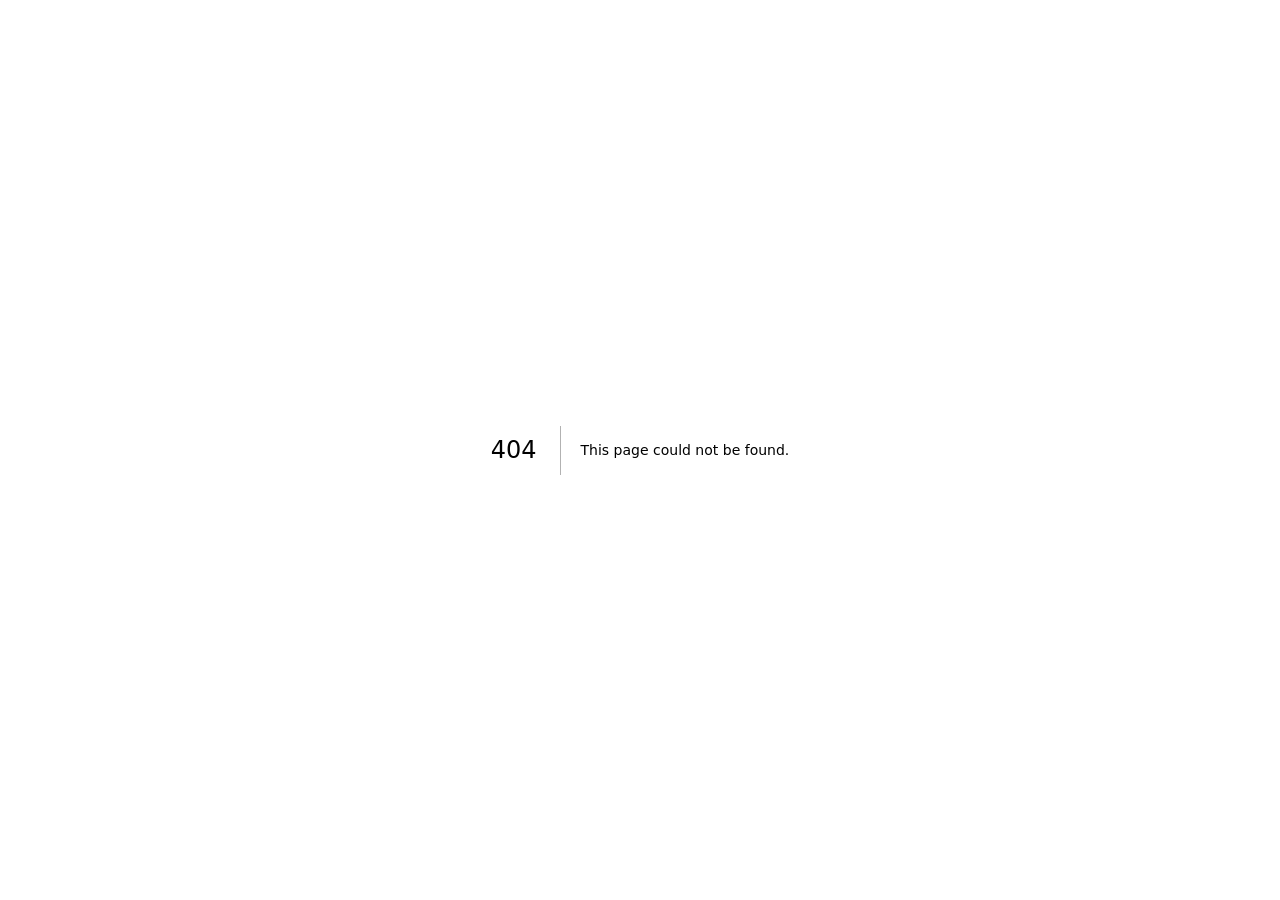
<file: 404/index.html>
<!DOCTYPE html><html lang="en" class="__variable_75787b __variable_37ef13 __variable_80e2a8"><head><meta charSet="utf-8"/><meta name="viewport" content="width=device-width, initial-scale=1"/><link rel="preload" href="/_next/static/media/3dc379dc9b5dec12-s.p.woff2" as="font" crossorigin="" type="font/woff2"/><link rel="preload" href="/_next/static/media/6ba5f591ae6c56f6-s.p.woff2" as="font" crossorigin="" type="font/woff2"/><link rel="preload" href="/_next/static/media/af4bf8399d1aacdf-s.p.woff2" as="font" crossorigin="" type="font/woff2"/><link rel="preload" href="/_next/static/media/e4af272ccee01ff0-s.p.woff2" as="font" crossorigin="" type="font/woff2"/><link rel="stylesheet" href="/_next/static/css/25914eb7743f7c8b.css" data-precedence="next"/><link rel="preload" as="script" fetchPriority="low" href="/_next/static/chunks/webpack-ff530d117532521c.js"/><script src="/_next/static/chunks/fd9d1056-ac47f7b4a1759b90.js" async=""></script><script src="/_next/static/chunks/117-7751c812976bd8c6.js" async=""></script><script src="/_next/static/chunks/main-app-8be5fbae022a778e.js" async=""></script><script src="/_next/static/chunks/app/layout-1bc5fd1bb326bc93.js" async=""></script><meta name="robots" content="noindex"/><title>404: This page could not be found.</title><title>Drishtant Leuva — AI, data &amp; automation that ship</title><meta name="description" content="AI Engineer and GenAI Solutions Architect. I help organisations design, build and ship AI, analytics and automation — from prototype to production. Research-grade rigour, engineered to run."/><meta property="og:title" content="Drishtant Leuva — AI, data &amp; automation that ship"/><meta property="og:description" content="AI Engineer · Data &amp; Analytics · Research &amp; Innovation. From research to production: RAG/LLM systems, data engineering, and intelligent automation."/><meta property="og:type" content="website"/><meta name="twitter:card" content="summary"/><meta name="twitter:title" content="Drishtant Leuva — AI, data &amp; automation that ship"/><meta name="twitter:description" content="AI Engineer · Data &amp; Analytics · Research &amp; Innovation. From research to production: RAG/LLM systems, data engineering, and intelligent automation."/><meta name="next-size-adjust"/><script src="/_next/static/chunks/polyfills-42372ed130431b0a.js" noModule=""></script></head><body class="font-sans grain"><div style="font-family:system-ui,&quot;Segoe UI&quot;,Roboto,Helvetica,Arial,sans-serif,&quot;Apple Color Emoji&quot;,&quot;Segoe UI Emoji&quot;;height:100vh;text-align:center;display:flex;flex-direction:column;align-items:center;justify-content:center"><div><style>body{color:#000;background:#fff;margin:0}.next-error-h1{border-right:1px solid rgba(0,0,0,.3)}@media (prefers-color-scheme:dark){body{color:#fff;background:#000}.next-error-h1{border-right:1px solid rgba(255,255,255,.3)}}</style><h1 class="next-error-h1" style="display:inline-block;margin:0 20px 0 0;padding:0 23px 0 0;font-size:24px;font-weight:500;vertical-align:top;line-height:49px">404</h1><div style="display:inline-block"><h2 style="font-size:14px;font-weight:400;line-height:49px;margin:0">This page could not be found.</h2></div></div></div><script src="/_next/static/chunks/webpack-ff530d117532521c.js" async=""></script><script>(self.__next_f=self.__next_f||[]).push([0]);self.__next_f.push([2,null])</script><script>self.__next_f.push([1,"1:HL[\"/_next/static/media/3dc379dc9b5dec12-s.p.woff2\",\"font\",{\"crossOrigin\":\"\",\"type\":\"font/woff2\"}]\n2:HL[\"/_next/static/media/6ba5f591ae6c56f6-s.p.woff2\",\"font\",{\"crossOrigin\":\"\",\"type\":\"font/woff2\"}]\n3:HL[\"/_next/static/media/af4bf8399d1aacdf-s.p.woff2\",\"font\",{\"crossOrigin\":\"\",\"type\":\"font/woff2\"}]\n4:HL[\"/_next/static/media/e4af272ccee01ff0-s.p.woff2\",\"font\",{\"crossOrigin\":\"\",\"type\":\"font/woff2\"}]\n5:HL[\"/_next/static/css/25914eb7743f7c8b.css\",\"style\"]\n"])</script><script>self.__next_f.push([1,"6:I[2846,[],\"\"]\n8:I[4707,[],\"\"]\n9:I[6423,[],\"\"]\na:I[1479,[\"185\",\"static/chunks/app/layout-1bc5fd1bb326bc93.js\"],\"default\"]\n10:I[1060,[],\"\"]\nb:{\"fontFamily\":\"system-ui,\\\"Segoe UI\\\",Roboto,Helvetica,Arial,sans-serif,\\\"Apple Color Emoji\\\",\\\"Segoe UI Emoji\\\"\",\"height\":\"100vh\",\"textAlign\":\"center\",\"display\":\"flex\",\"flexDirection\":\"column\",\"alignItems\":\"center\",\"justifyContent\":\"center\"}\nc:{\"display\":\"inline-block\",\"margin\":\"0 20px 0 0\",\"padding\":\"0 23px 0 0\",\"fontSize\":24,\"fontWeight\":500,\"verticalAlign\":\"top\",\"lineHeight\":\"49px\"}\nd:{\"display\":\"inline-block\"}\ne:{\"fontSize\":14,\"fontWeight\":400,\"lineHeight\":\"49px\",\"margin\":0}\n11:[]\n"])</script><script>self.__next_f.push([1,"0:[\"$\",\"$L6\",null,{\"buildId\":\"kfF6rXrWVhsN8NAXQpKst\",\"assetPrefix\":\"\",\"urlParts\":[\"\",\"_not-found\",\"\"],\"initialTree\":[\"\",{\"children\":[\"/_not-found\",{\"children\":[\"__PAGE__\",{}]}]},\"$undefined\",\"$undefined\",true],\"initialSeedData\":[\"\",{\"children\":[\"/_not-found\",{\"children\":[\"__PAGE__\",{},[[\"$L7\",[[\"$\",\"title\",null,{\"children\":\"404: This page could not be found.\"}],[\"$\",\"div\",null,{\"style\":{\"fontFamily\":\"system-ui,\\\"Segoe UI\\\",Roboto,Helvetica,Arial,sans-serif,\\\"Apple Color Emoji\\\",\\\"Segoe UI Emoji\\\"\",\"height\":\"100vh\",\"textAlign\":\"center\",\"display\":\"flex\",\"flexDirection\":\"column\",\"alignItems\":\"center\",\"justifyContent\":\"center\"},\"children\":[\"$\",\"div\",null,{\"children\":[[\"$\",\"style\",null,{\"dangerouslySetInnerHTML\":{\"__html\":\"body{color:#000;background:#fff;margin:0}.next-error-h1{border-right:1px solid rgba(0,0,0,.3)}@media (prefers-color-scheme:dark){body{color:#fff;background:#000}.next-error-h1{border-right:1px solid rgba(255,255,255,.3)}}\"}}],[\"$\",\"h1\",null,{\"className\":\"next-error-h1\",\"style\":{\"display\":\"inline-block\",\"margin\":\"0 20px 0 0\",\"padding\":\"0 23px 0 0\",\"fontSize\":24,\"fontWeight\":500,\"verticalAlign\":\"top\",\"lineHeight\":\"49px\"},\"children\":\"404\"}],[\"$\",\"div\",null,{\"style\":{\"display\":\"inline-block\"},\"children\":[\"$\",\"h2\",null,{\"style\":{\"fontSize\":14,\"fontWeight\":400,\"lineHeight\":\"49px\",\"margin\":0},\"children\":\"This page could not be found.\"}]}]]}]}]],null],null],null]},[null,[\"$\",\"$L8\",null,{\"parallelRouterKey\":\"children\",\"segmentPath\":[\"children\",\"/_not-found\",\"children\"],\"error\":\"$undefined\",\"errorStyles\":\"$undefined\",\"errorScripts\":\"$undefined\",\"template\":[\"$\",\"$L9\",null,{}],\"templateStyles\":\"$undefined\",\"templateScripts\":\"$undefined\",\"notFound\":\"$undefined\",\"notFoundStyles\":\"$undefined\"}]],null]},[[[[\"$\",\"link\",\"0\",{\"rel\":\"stylesheet\",\"href\":\"/_next/static/css/25914eb7743f7c8b.css\",\"precedence\":\"next\",\"crossOrigin\":\"$undefined\"}]],[\"$\",\"html\",null,{\"lang\":\"en\",\"className\":\"__variable_75787b __variable_37ef13 __variable_80e2a8\",\"children\":[\"$\",\"body\",null,{\"className\":\"font-sans grain\",\"children\":[\"$\",\"$La\",null,{\"children\":[\"$\",\"$L8\",null,{\"parallelRouterKey\":\"children\",\"segmentPath\":[\"children\"],\"error\":\"$undefined\",\"errorStyles\":\"$undefined\",\"errorScripts\":\"$undefined\",\"template\":[\"$\",\"$L9\",null,{}],\"templateStyles\":\"$undefined\",\"templateScripts\":\"$undefined\",\"notFound\":[[\"$\",\"title\",null,{\"children\":\"404: This page could not be found.\"}],[\"$\",\"div\",null,{\"style\":\"$b\",\"children\":[\"$\",\"div\",null,{\"children\":[[\"$\",\"style\",null,{\"dangerouslySetInnerHTML\":{\"__html\":\"body{color:#000;background:#fff;margin:0}.next-error-h1{border-right:1px solid rgba(0,0,0,.3)}@media (prefers-color-scheme:dark){body{color:#fff;background:#000}.next-error-h1{border-right:1px solid rgba(255,255,255,.3)}}\"}}],[\"$\",\"h1\",null,{\"className\":\"next-error-h1\",\"style\":\"$c\",\"children\":\"404\"}],[\"$\",\"div\",null,{\"style\":\"$d\",\"children\":[\"$\",\"h2\",null,{\"style\":\"$e\",\"children\":\"This page could not be found.\"}]}]]}]}]],\"notFoundStyles\":[]}]}]}]}]],null],null],\"couldBeIntercepted\":false,\"initialHead\":[[\"$\",\"meta\",null,{\"name\":\"robots\",\"content\":\"noindex\"}],\"$Lf\"],\"globalErrorComponent\":\"$10\",\"missingSlots\":\"$W11\"}]\n"])</script><script>self.__next_f.push([1,"f:[[\"$\",\"meta\",\"0\",{\"name\":\"viewport\",\"content\":\"width=device-width, initial-scale=1\"}],[\"$\",\"meta\",\"1\",{\"charSet\":\"utf-8\"}],[\"$\",\"title\",\"2\",{\"children\":\"Drishtant Leuva — AI, data \u0026 automation that ship\"}],[\"$\",\"meta\",\"3\",{\"name\":\"description\",\"content\":\"AI Engineer and GenAI Solutions Architect. I help organisations design, build and ship AI, analytics and automation — from prototype to production. Research-grade rigour, engineered to run.\"}],[\"$\",\"meta\",\"4\",{\"property\":\"og:title\",\"content\":\"Drishtant Leuva — AI, data \u0026 automation that ship\"}],[\"$\",\"meta\",\"5\",{\"property\":\"og:description\",\"content\":\"AI Engineer · Data \u0026 Analytics · Research \u0026 Innovation. From research to production: RAG/LLM systems, data engineering, and intelligent automation.\"}],[\"$\",\"meta\",\"6\",{\"property\":\"og:type\",\"content\":\"website\"}],[\"$\",\"meta\",\"7\",{\"name\":\"twitter:card\",\"content\":\"summary\"}],[\"$\",\"meta\",\"8\",{\"name\":\"twitter:title\",\"content\":\"Drishtant Leuva — AI, data \u0026 automation that ship\"}],[\"$\",\"meta\",\"9\",{\"name\":\"twitter:description\",\"content\":\"AI Engineer · Data \u0026 Analytics · Research \u0026 Innovation. From research to production: RAG/LLM systems, data engineering, and intelligent automation.\"}],[\"$\",\"meta\",\"10\",{\"name\":\"next-size-adjust\"}]]\n7:null\n"])</script></body></html>
</file>
<file: _next/static/css/25914eb7743f7c8b.css>
@font-face{font-family:__Sora_75787b;font-style:normal;font-weight:500;font-display:swap;src:url(/_next/static/media/c5f10e9e72d35c52-s.woff2) format("woff2");unicode-range:u+0100-02ba,u+02bd-02c5,u+02c7-02cc,u+02ce-02d7,u+02dd-02ff,u+0304,u+0308,u+0329,u+1d00-1dbf,u+1e00-1e9f,u+1ef2-1eff,u+2020,u+20a0-20ab,u+20ad-20c0,u+2113,u+2c60-2c7f,u+a720-a7ff}@font-face{font-family:__Sora_75787b;font-style:normal;font-weight:500;font-display:swap;src:url(/_next/static/media/3dc379dc9b5dec12-s.p.woff2) format("woff2");unicode-range:u+00??,u+0131,u+0152-0153,u+02bb-02bc,u+02c6,u+02da,u+02dc,u+0304,u+0308,u+0329,u+2000-206f,u+20ac,u+2122,u+2191,u+2193,u+2212,u+2215,u+feff,u+fffd}@font-face{font-family:__Sora_75787b;font-style:normal;font-weight:600;font-display:swap;src:url(/_next/static/media/c5f10e9e72d35c52-s.woff2) format("woff2");unicode-range:u+0100-02ba,u+02bd-02c5,u+02c7-02cc,u+02ce-02d7,u+02dd-02ff,u+0304,u+0308,u+0329,u+1d00-1dbf,u+1e00-1e9f,u+1ef2-1eff,u+2020,u+20a0-20ab,u+20ad-20c0,u+2113,u+2c60-2c7f,u+a720-a7ff}@font-face{font-family:__Sora_75787b;font-style:normal;font-weight:600;font-display:swap;src:url(/_next/static/media/3dc379dc9b5dec12-s.p.woff2) format("woff2");unicode-range:u+00??,u+0131,u+0152-0153,u+02bb-02bc,u+02c6,u+02da,u+02dc,u+0304,u+0308,u+0329,u+2000-206f,u+20ac,u+2122,u+2191,u+2193,u+2212,u+2215,u+feff,u+fffd}@font-face{font-family:__Sora_75787b;font-style:normal;font-weight:700;font-display:swap;src:url(/_next/static/media/c5f10e9e72d35c52-s.woff2) format("woff2");unicode-range:u+0100-02ba,u+02bd-02c5,u+02c7-02cc,u+02ce-02d7,u+02dd-02ff,u+0304,u+0308,u+0329,u+1d00-1dbf,u+1e00-1e9f,u+1ef2-1eff,u+2020,u+20a0-20ab,u+20ad-20c0,u+2113,u+2c60-2c7f,u+a720-a7ff}@font-face{font-family:__Sora_75787b;font-style:normal;font-weight:700;font-display:swap;src:url(/_next/static/media/3dc379dc9b5dec12-s.p.woff2) format("woff2");unicode-range:u+00??,u+0131,u+0152-0153,u+02bb-02bc,u+02c6,u+02da,u+02dc,u+0304,u+0308,u+0329,u+2000-206f,u+20ac,u+2122,u+2191,u+2193,u+2212,u+2215,u+feff,u+fffd}@font-face{font-family:__Sora_75787b;font-style:normal;font-weight:800;font-display:swap;src:url(/_next/static/media/c5f10e9e72d35c52-s.woff2) format("woff2");unicode-range:u+0100-02ba,u+02bd-02c5,u+02c7-02cc,u+02ce-02d7,u+02dd-02ff,u+0304,u+0308,u+0329,u+1d00-1dbf,u+1e00-1e9f,u+1ef2-1eff,u+2020,u+20a0-20ab,u+20ad-20c0,u+2113,u+2c60-2c7f,u+a720-a7ff}@font-face{font-family:__Sora_75787b;font-style:normal;font-weight:800;font-display:swap;src:url(/_next/static/media/3dc379dc9b5dec12-s.p.woff2) format("woff2");unicode-range:u+00??,u+0131,u+0152-0153,u+02bb-02bc,u+02c6,u+02da,u+02dc,u+0304,u+0308,u+0329,u+2000-206f,u+20ac,u+2122,u+2191,u+2193,u+2212,u+2215,u+feff,u+fffd}@font-face{font-family:__Sora_Fallback_75787b;src:local("Arial");ascent-override:85.29%;descent-override:25.50%;line-gap-override:0.00%;size-adjust:113.73%}.__className_75787b{font-family:__Sora_75787b,__Sora_Fallback_75787b;font-style:normal}.__variable_75787b{--font-display:"__Sora_75787b","__Sora_Fallback_75787b"}@font-face{font-family:__Inter_37ef13;font-style:normal;font-weight:400;font-display:swap;src:url(/_next/static/media/ba9851c3c22cd980-s.woff2) format("woff2");unicode-range:u+0460-052f,u+1c80-1c8a,u+20b4,u+2de0-2dff,u+a640-a69f,u+fe2e-fe2f}@font-face{font-family:__Inter_37ef13;font-style:normal;font-weight:400;font-display:swap;src:url(/_next/static/media/21350d82a1f187e9-s.woff2) format("woff2");unicode-range:u+0301,u+0400-045f,u+0490-0491,u+04b0-04b1,u+2116}@font-face{font-family:__Inter_37ef13;font-style:normal;font-weight:400;font-display:swap;src:url(/_next/static/media/c5fe6dc8356a8c31-s.woff2) format("woff2");unicode-range:u+1f??}@font-face{font-family:__Inter_37ef13;font-style:normal;font-weight:400;font-display:swap;src:url(/_next/static/media/19cfc7226ec3afaa-s.woff2) format("woff2");unicode-range:u+0370-0377,u+037a-037f,u+0384-038a,u+038c,u+038e-03a1,u+03a3-03ff}@font-face{font-family:__Inter_37ef13;font-style:normal;font-weight:400;font-display:swap;src:url(/_next/static/media/df0a9ae256c0569c-s.woff2) format("woff2");unicode-range:u+0102-0103,u+0110-0111,u+0128-0129,u+0168-0169,u+01a0-01a1,u+01af-01b0,u+0300-0301,u+0303-0304,u+0308-0309,u+0323,u+0329,u+1ea0-1ef9,u+20ab}@font-face{font-family:__Inter_37ef13;font-style:normal;font-weight:400;font-display:swap;src:url(/_next/static/media/8e9860b6e62d6359-s.woff2) format("woff2");unicode-range:u+0100-02ba,u+02bd-02c5,u+02c7-02cc,u+02ce-02d7,u+02dd-02ff,u+0304,u+0308,u+0329,u+1d00-1dbf,u+1e00-1e9f,u+1ef2-1eff,u+2020,u+20a0-20ab,u+20ad-20c0,u+2113,u+2c60-2c7f,u+a720-a7ff}@font-face{font-family:__Inter_37ef13;font-style:normal;font-weight:400;font-display:swap;src:url(/_next/static/media/e4af272ccee01ff0-s.p.woff2) format("woff2");unicode-range:u+00??,u+0131,u+0152-0153,u+02bb-02bc,u+02c6,u+02da,u+02dc,u+0304,u+0308,u+0329,u+2000-206f,u+20ac,u+2122,u+2191,u+2193,u+2212,u+2215,u+feff,u+fffd}@font-face{font-family:__Inter_37ef13;font-style:normal;font-weight:500;font-display:swap;src:url(/_next/static/media/ba9851c3c22cd980-s.woff2) format("woff2");unicode-range:u+0460-052f,u+1c80-1c8a,u+20b4,u+2de0-2dff,u+a640-a69f,u+fe2e-fe2f}@font-face{font-family:__Inter_37ef13;font-style:normal;font-weight:500;font-display:swap;src:url(/_next/static/media/21350d82a1f187e9-s.woff2) format("woff2");unicode-range:u+0301,u+0400-045f,u+0490-0491,u+04b0-04b1,u+2116}@font-face{font-family:__Inter_37ef13;font-style:normal;font-weight:500;font-display:swap;src:url(/_next/static/media/c5fe6dc8356a8c31-s.woff2) format("woff2");unicode-range:u+1f??}@font-face{font-family:__Inter_37ef13;font-style:normal;font-weight:500;font-display:swap;src:url(/_next/static/media/19cfc7226ec3afaa-s.woff2) format("woff2");unicode-range:u+0370-0377,u+037a-037f,u+0384-038a,u+038c,u+038e-03a1,u+03a3-03ff}@font-face{font-family:__Inter_37ef13;font-style:normal;font-weight:500;font-display:swap;src:url(/_next/static/media/df0a9ae256c0569c-s.woff2) format("woff2");unicode-range:u+0102-0103,u+0110-0111,u+0128-0129,u+0168-0169,u+01a0-01a1,u+01af-01b0,u+0300-0301,u+0303-0304,u+0308-0309,u+0323,u+0329,u+1ea0-1ef9,u+20ab}@font-face{font-family:__Inter_37ef13;font-style:normal;font-weight:500;font-display:swap;src:url(/_next/static/media/8e9860b6e62d6359-s.woff2) format("woff2");unicode-range:u+0100-02ba,u+02bd-02c5,u+02c7-02cc,u+02ce-02d7,u+02dd-02ff,u+0304,u+0308,u+0329,u+1d00-1dbf,u+1e00-1e9f,u+1ef2-1eff,u+2020,u+20a0-20ab,u+20ad-20c0,u+2113,u+2c60-2c7f,u+a720-a7ff}@font-face{font-family:__Inter_37ef13;font-style:normal;font-weight:500;font-display:swap;src:url(/_next/static/media/e4af272ccee01ff0-s.p.woff2) format("woff2");unicode-range:u+00??,u+0131,u+0152-0153,u+02bb-02bc,u+02c6,u+02da,u+02dc,u+0304,u+0308,u+0329,u+2000-206f,u+20ac,u+2122,u+2191,u+2193,u+2212,u+2215,u+feff,u+fffd}@font-face{font-family:__Inter_37ef13;font-style:normal;font-weight:600;font-display:swap;src:url(/_next/static/media/ba9851c3c22cd980-s.woff2) format("woff2");unicode-range:u+0460-052f,u+1c80-1c8a,u+20b4,u+2de0-2dff,u+a640-a69f,u+fe2e-fe2f}@font-face{font-family:__Inter_37ef13;font-style:normal;font-weight:600;font-display:swap;src:url(/_next/static/media/21350d82a1f187e9-s.woff2) format("woff2");unicode-range:u+0301,u+0400-045f,u+0490-0491,u+04b0-04b1,u+2116}@font-face{font-family:__Inter_37ef13;font-style:normal;font-weight:600;font-display:swap;src:url(/_next/static/media/c5fe6dc8356a8c31-s.woff2) format("woff2");unicode-range:u+1f??}@font-face{font-family:__Inter_37ef13;font-style:normal;font-weight:600;font-display:swap;src:url(/_next/static/media/19cfc7226ec3afaa-s.woff2) format("woff2");unicode-range:u+0370-0377,u+037a-037f,u+0384-038a,u+038c,u+038e-03a1,u+03a3-03ff}@font-face{font-family:__Inter_37ef13;font-style:normal;font-weight:600;font-display:swap;src:url(/_next/static/media/df0a9ae256c0569c-s.woff2) format("woff2");unicode-range:u+0102-0103,u+0110-0111,u+0128-0129,u+0168-0169,u+01a0-01a1,u+01af-01b0,u+0300-0301,u+0303-0304,u+0308-0309,u+0323,u+0329,u+1ea0-1ef9,u+20ab}@font-face{font-family:__Inter_37ef13;font-style:normal;font-weight:600;font-display:swap;src:url(/_next/static/media/8e9860b6e62d6359-s.woff2) format("woff2");unicode-range:u+0100-02ba,u+02bd-02c5,u+02c7-02cc,u+02ce-02d7,u+02dd-02ff,u+0304,u+0308,u+0329,u+1d00-1dbf,u+1e00-1e9f,u+1ef2-1eff,u+2020,u+20a0-20ab,u+20ad-20c0,u+2113,u+2c60-2c7f,u+a720-a7ff}@font-face{font-family:__Inter_37ef13;font-style:normal;font-weight:600;font-display:swap;src:url(/_next/static/media/e4af272ccee01ff0-s.p.woff2) format("woff2");unicode-range:u+00??,u+0131,u+0152-0153,u+02bb-02bc,u+02c6,u+02da,u+02dc,u+0304,u+0308,u+0329,u+2000-206f,u+20ac,u+2122,u+2191,u+2193,u+2212,u+2215,u+feff,u+fffd}@font-face{font-family:__Inter_Fallback_37ef13;src:local("Arial");ascent-override:90.49%;descent-override:22.56%;line-gap-override:0.00%;size-adjust:107.06%}.__className_37ef13{font-family:__Inter_37ef13,__Inter_Fallback_37ef13;font-style:normal}.__variable_37ef13{--font-sans:"__Inter_37ef13","__Inter_Fallback_37ef13"}@font-face{font-family:__Fraunces_80e2a8;font-style:italic;font-weight:400;font-display:swap;src:url(/_next/static/media/f3deaf8281908ff2-s.woff2) format("woff2");unicode-range:u+0102-0103,u+0110-0111,u+0128-0129,u+0168-0169,u+01a0-01a1,u+01af-01b0,u+0300-0301,u+0303-0304,u+0308-0309,u+0323,u+0329,u+1ea0-1ef9,u+20ab}@font-face{font-family:__Fraunces_80e2a8;font-style:italic;font-weight:400;font-display:swap;src:url(/_next/static/media/c62081b071647022-s.woff2) format("woff2");unicode-range:u+0100-02ba,u+02bd-02c5,u+02c7-02cc,u+02ce-02d7,u+02dd-02ff,u+0304,u+0308,u+0329,u+1d00-1dbf,u+1e00-1e9f,u+1ef2-1eff,u+2020,u+20a0-20ab,u+20ad-20c0,u+2113,u+2c60-2c7f,u+a720-a7ff}@font-face{font-family:__Fraunces_80e2a8;font-style:italic;font-weight:400;font-display:swap;src:url(/_next/static/media/6ba5f591ae6c56f6-s.p.woff2) format("woff2");unicode-range:u+00??,u+0131,u+0152-0153,u+02bb-02bc,u+02c6,u+02da,u+02dc,u+0304,u+0308,u+0329,u+2000-206f,u+20ac,u+2122,u+2191,u+2193,u+2212,u+2215,u+feff,u+fffd}@font-face{font-family:__Fraunces_80e2a8;font-style:italic;font-weight:500;font-display:swap;src:url(/_next/static/media/f3deaf8281908ff2-s.woff2) format("woff2");unicode-range:u+0102-0103,u+0110-0111,u+0128-0129,u+0168-0169,u+01a0-01a1,u+01af-01b0,u+0300-0301,u+0303-0304,u+0308-0309,u+0323,u+0329,u+1ea0-1ef9,u+20ab}@font-face{font-family:__Fraunces_80e2a8;font-style:italic;font-weight:500;font-display:swap;src:url(/_next/static/media/c62081b071647022-s.woff2) format("woff2");unicode-range:u+0100-02ba,u+02bd-02c5,u+02c7-02cc,u+02ce-02d7,u+02dd-02ff,u+0304,u+0308,u+0329,u+1d00-1dbf,u+1e00-1e9f,u+1ef2-1eff,u+2020,u+20a0-20ab,u+20ad-20c0,u+2113,u+2c60-2c7f,u+a720-a7ff}@font-face{font-family:__Fraunces_80e2a8;font-style:italic;font-weight:500;font-display:swap;src:url(/_next/static/media/6ba5f591ae6c56f6-s.p.woff2) format("woff2");unicode-range:u+00??,u+0131,u+0152-0153,u+02bb-02bc,u+02c6,u+02da,u+02dc,u+0304,u+0308,u+0329,u+2000-206f,u+20ac,u+2122,u+2191,u+2193,u+2212,u+2215,u+feff,u+fffd}@font-face{font-family:__Fraunces_80e2a8;font-style:italic;font-weight:600;font-display:swap;src:url(/_next/static/media/f3deaf8281908ff2-s.woff2) format("woff2");unicode-range:u+0102-0103,u+0110-0111,u+0128-0129,u+0168-0169,u+01a0-01a1,u+01af-01b0,u+0300-0301,u+0303-0304,u+0308-0309,u+0323,u+0329,u+1ea0-1ef9,u+20ab}@font-face{font-family:__Fraunces_80e2a8;font-style:italic;font-weight:600;font-display:swap;src:url(/_next/static/media/c62081b071647022-s.woff2) format("woff2");unicode-range:u+0100-02ba,u+02bd-02c5,u+02c7-02cc,u+02ce-02d7,u+02dd-02ff,u+0304,u+0308,u+0329,u+1d00-1dbf,u+1e00-1e9f,u+1ef2-1eff,u+2020,u+20a0-20ab,u+20ad-20c0,u+2113,u+2c60-2c7f,u+a720-a7ff}@font-face{font-family:__Fraunces_80e2a8;font-style:italic;font-weight:600;font-display:swap;src:url(/_next/static/media/6ba5f591ae6c56f6-s.p.woff2) format("woff2");unicode-range:u+00??,u+0131,u+0152-0153,u+02bb-02bc,u+02c6,u+02da,u+02dc,u+0304,u+0308,u+0329,u+2000-206f,u+20ac,u+2122,u+2191,u+2193,u+2212,u+2215,u+feff,u+fffd}@font-face{font-family:__Fraunces_80e2a8;font-style:normal;font-weight:400;font-display:swap;src:url(/_next/static/media/fb526027db1fc1ae-s.woff2) format("woff2");unicode-range:u+0102-0103,u+0110-0111,u+0128-0129,u+0168-0169,u+01a0-01a1,u+01af-01b0,u+0300-0301,u+0303-0304,u+0308-0309,u+0323,u+0329,u+1ea0-1ef9,u+20ab}@font-face{font-family:__Fraunces_80e2a8;font-style:normal;font-weight:400;font-display:swap;src:url(/_next/static/media/4da3161b738b07dd-s.woff2) format("woff2");unicode-range:u+0100-02ba,u+02bd-02c5,u+02c7-02cc,u+02ce-02d7,u+02dd-02ff,u+0304,u+0308,u+0329,u+1d00-1dbf,u+1e00-1e9f,u+1ef2-1eff,u+2020,u+20a0-20ab,u+20ad-20c0,u+2113,u+2c60-2c7f,u+a720-a7ff}@font-face{font-family:__Fraunces_80e2a8;font-style:normal;font-weight:400;font-display:swap;src:url(/_next/static/media/af4bf8399d1aacdf-s.p.woff2) format("woff2");unicode-range:u+00??,u+0131,u+0152-0153,u+02bb-02bc,u+02c6,u+02da,u+02dc,u+0304,u+0308,u+0329,u+2000-206f,u+20ac,u+2122,u+2191,u+2193,u+2212,u+2215,u+feff,u+fffd}@font-face{font-family:__Fraunces_80e2a8;font-style:normal;font-weight:500;font-display:swap;src:url(/_next/static/media/fb526027db1fc1ae-s.woff2) format("woff2");unicode-range:u+0102-0103,u+0110-0111,u+0128-0129,u+0168-0169,u+01a0-01a1,u+01af-01b0,u+0300-0301,u+0303-0304,u+0308-0309,u+0323,u+0329,u+1ea0-1ef9,u+20ab}@font-face{font-family:__Fraunces_80e2a8;font-style:normal;font-weight:500;font-display:swap;src:url(/_next/static/media/4da3161b738b07dd-s.woff2) format("woff2");unicode-range:u+0100-02ba,u+02bd-02c5,u+02c7-02cc,u+02ce-02d7,u+02dd-02ff,u+0304,u+0308,u+0329,u+1d00-1dbf,u+1e00-1e9f,u+1ef2-1eff,u+2020,u+20a0-20ab,u+20ad-20c0,u+2113,u+2c60-2c7f,u+a720-a7ff}@font-face{font-family:__Fraunces_80e2a8;font-style:normal;font-weight:500;font-display:swap;src:url(/_next/static/media/af4bf8399d1aacdf-s.p.woff2) format("woff2");unicode-range:u+00??,u+0131,u+0152-0153,u+02bb-02bc,u+02c6,u+02da,u+02dc,u+0304,u+0308,u+0329,u+2000-206f,u+20ac,u+2122,u+2191,u+2193,u+2212,u+2215,u+feff,u+fffd}@font-face{font-family:__Fraunces_80e2a8;font-style:normal;font-weight:600;font-display:swap;src:url(/_next/static/media/fb526027db1fc1ae-s.woff2) format("woff2");unicode-range:u+0102-0103,u+0110-0111,u+0128-0129,u+0168-0169,u+01a0-01a1,u+01af-01b0,u+0300-0301,u+0303-0304,u+0308-0309,u+0323,u+0329,u+1ea0-1ef9,u+20ab}@font-face{font-family:__Fraunces_80e2a8;font-style:normal;font-weight:600;font-display:swap;src:url(/_next/static/media/4da3161b738b07dd-s.woff2) format("woff2");unicode-range:u+0100-02ba,u+02bd-02c5,u+02c7-02cc,u+02ce-02d7,u+02dd-02ff,u+0304,u+0308,u+0329,u+1d00-1dbf,u+1e00-1e9f,u+1ef2-1eff,u+2020,u+20a0-20ab,u+20ad-20c0,u+2113,u+2c60-2c7f,u+a720-a7ff}@font-face{font-family:__Fraunces_80e2a8;font-style:normal;font-weight:600;font-display:swap;src:url(/_next/static/media/af4bf8399d1aacdf-s.p.woff2) format("woff2");unicode-range:u+00??,u+0131,u+0152-0153,u+02bb-02bc,u+02c6,u+02da,u+02dc,u+0304,u+0308,u+0329,u+2000-206f,u+20ac,u+2122,u+2191,u+2193,u+2212,u+2215,u+feff,u+fffd}@font-face{font-family:__Fraunces_Fallback_80e2a8;src:local("Times New Roman");ascent-override:84.71%;descent-override:22.09%;line-gap-override:0.00%;size-adjust:115.45%}.__className_80e2a8{font-family:__Fraunces_80e2a8,__Fraunces_Fallback_80e2a8}.__variable_80e2a8{--font-serif:"__Fraunces_80e2a8","__Fraunces_Fallback_80e2a8"}*,:after,:before{--tw-border-spacing-x:0;--tw-border-spacing-y:0;--tw-translate-x:0;--tw-translate-y:0;--tw-rotate:0;--tw-skew-x:0;--tw-skew-y:0;--tw-scale-x:1;--tw-scale-y:1;--tw-pan-x: ;--tw-pan-y: ;--tw-pinch-zoom: ;--tw-scroll-snap-strictness:proximity;--tw-gradient-from-position: ;--tw-gradient-via-position: ;--tw-gradient-to-position: ;--tw-ordinal: ;--tw-slashed-zero: ;--tw-numeric-figure: ;--tw-numeric-spacing: ;--tw-numeric-fraction: ;--tw-ring-inset: ;--tw-ring-offset-width:0px;--tw-ring-offset-color:#fff;--tw-ring-color:rgba(59,130,246,.5);--tw-ring-offset-shadow:0 0 #0000;--tw-ring-shadow:0 0 #0000;--tw-shadow:0 0 #0000;--tw-shadow-colored:0 0 #0000;--tw-blur: ;--tw-brightness: ;--tw-contrast: ;--tw-grayscale: ;--tw-hue-rotate: ;--tw-invert: ;--tw-saturate: ;--tw-sepia: ;--tw-drop-shadow: ;--tw-backdrop-blur: ;--tw-backdrop-brightness: ;--tw-backdrop-contrast: ;--tw-backdrop-grayscale: ;--tw-backdrop-hue-rotate: ;--tw-backdrop-invert: ;--tw-backdrop-opacity: ;--tw-backdrop-saturate: ;--tw-backdrop-sepia: ;--tw-contain-size: ;--tw-contain-layout: ;--tw-contain-paint: ;--tw-contain-style: }::backdrop{--tw-border-spacing-x:0;--tw-border-spacing-y:0;--tw-translate-x:0;--tw-translate-y:0;--tw-rotate:0;--tw-skew-x:0;--tw-skew-y:0;--tw-scale-x:1;--tw-scale-y:1;--tw-pan-x: ;--tw-pan-y: ;--tw-pinch-zoom: ;--tw-scroll-snap-strictness:proximity;--tw-gradient-from-position: ;--tw-gradient-via-position: ;--tw-gradient-to-position: ;--tw-ordinal: ;--tw-slashed-zero: ;--tw-numeric-figure: ;--tw-numeric-spacing: ;--tw-numeric-fraction: ;--tw-ring-inset: ;--tw-ring-offset-width:0px;--tw-ring-offset-color:#fff;--tw-ring-color:rgba(59,130,246,.5);--tw-ring-offset-shadow:0 0 #0000;--tw-ring-shadow:0 0 #0000;--tw-shadow:0 0 #0000;--tw-shadow-colored:0 0 #0000;--tw-blur: ;--tw-brightness: ;--tw-contrast: ;--tw-grayscale: ;--tw-hue-rotate: ;--tw-invert: ;--tw-saturate: ;--tw-sepia: ;--tw-drop-shadow: ;--tw-backdrop-blur: ;--tw-backdrop-brightness: ;--tw-backdrop-contrast: ;--tw-backdrop-grayscale: ;--tw-backdrop-hue-rotate: ;--tw-backdrop-invert: ;--tw-backdrop-opacity: ;--tw-backdrop-saturate: ;--tw-backdrop-sepia: ;--tw-contain-size: ;--tw-contain-layout: ;--tw-contain-paint: ;--tw-contain-style: }/*
! tailwindcss v3.4.13 | MIT License | https://tailwindcss.com
*/*,:after,:before{box-sizing:border-box;border:0 solid #e5e7eb}:after,:before{--tw-content:""}:host,html{line-height:1.5;-webkit-text-size-adjust:100%;-moz-tab-size:4;-o-tab-size:4;tab-size:4;font-family:var(--font-sans),system-ui,sans-serif;font-feature-settings:normal;font-variation-settings:normal;-webkit-tap-highlight-color:transparent}body{margin:0;line-height:inherit}hr{height:0;color:inherit;border-top-width:1px}abbr:where([title]){-webkit-text-decoration:underline dotted;text-decoration:underline dotted}h1,h2,h3,h4,h5,h6{font-size:inherit;font-weight:inherit}a{text-decoration:inherit}b,strong{font-weight:bolder}code,kbd,pre,samp{font-family:ui-monospace,SFMono-Regular,Menlo,Monaco,Consolas,Liberation Mono,Courier New,monospace;font-feature-settings:normal;font-variation-settings:normal;font-size:1em}small{font-size:80%}sub,sup{font-size:75%;line-height:0;position:relative;vertical-align:baseline}sub{bottom:-.25em}sup{top:-.5em}table{text-indent:0;border-color:inherit;border-collapse:collapse}button,input,optgroup,select,textarea{font-family:inherit;font-feature-settings:inherit;font-variation-settings:inherit;font-size:100%;font-weight:inherit;line-height:inherit;letter-spacing:inherit;color:inherit;margin:0;padding:0}button,select{text-transform:none}button,input:where([type=button]),input:where([type=reset]),input:where([type=submit]){-webkit-appearance:button;background-color:transparent;background-image:none}:-moz-focusring{outline:auto}:-moz-ui-invalid{box-shadow:none}progress{vertical-align:baseline}::-webkit-inner-spin-button,::-webkit-outer-spin-button{height:auto}[type=search]{-webkit-appearance:textfield;outline-offset:-2px}::-webkit-search-decoration{-webkit-appearance:none}::-webkit-file-upload-button{-webkit-appearance:button;font:inherit}summary{display:list-item}blockquote,dd,dl,figure,h1,h2,h3,h4,h5,h6,hr,p,pre{margin:0}fieldset{margin:0}fieldset,legend{padding:0}menu,ol,ul{list-style:none;margin:0;padding:0}dialog{padding:0}textarea{resize:vertical}input::-moz-placeholder,textarea::-moz-placeholder{opacity:1;color:#9ca3af}input::placeholder,textarea::placeholder{opacity:1;color:#9ca3af}[role=button],button{cursor:pointer}:disabled{cursor:default}audio,canvas,embed,iframe,img,object,svg,video{display:block;vertical-align:middle}img,video{max-width:100%;height:auto}[hidden]{display:none}.fixed{position:fixed}.absolute{position:absolute}.relative{position:relative}.inset-0{inset:0}.bottom-8{bottom:2rem}.left-1\/2{left:50%}.mx-auto{margin-left:auto;margin-right:auto}.mb-8{margin-bottom:2rem}.mt-1{margin-top:.25rem}.mt-1\.5{margin-top:.375rem}.mt-10{margin-top:2.5rem}.mt-12{margin-top:3rem}.mt-14{margin-top:3.5rem}.mt-16{margin-top:4rem}.mt-2{margin-top:.5rem}.mt-2\.5{margin-top:.625rem}.mt-20{margin-top:5rem}.mt-24{margin-top:6rem}.mt-3{margin-top:.75rem}.mt-4{margin-top:1rem}.mt-5{margin-top:1.25rem}.mt-6{margin-top:1.5rem}.mt-7{margin-top:1.75rem}.mt-8{margin-top:2rem}.block{display:block}.inline-block{display:inline-block}.flex{display:flex}.grid{display:grid}.hidden{display:none}.h-full{height:100%}.min-h-screen{min-height:100vh}.w-full{width:100%}.max-w-content{max-width:1180px}.-translate-x-1\/2{--tw-translate-x:-50%}.-translate-x-1\/2,.transform{transform:translate(var(--tw-translate-x),var(--tw-translate-y)) rotate(var(--tw-rotate)) skewX(var(--tw-skew-x)) skewY(var(--tw-skew-y)) scaleX(var(--tw-scale-x)) scaleY(var(--tw-scale-y))}.grid-cols-2{grid-template-columns:repeat(2,minmax(0,1fr))}.flex-wrap{flex-wrap:wrap}.items-start{align-items:flex-start}.items-end{align-items:flex-end}.items-center{align-items:center}.justify-center{justify-content:center}.justify-between{justify-content:space-between}.gap-10{gap:2.5rem}.gap-12{gap:3rem}.gap-14{gap:3.5rem}.gap-2{gap:.5rem}.gap-3{gap:.75rem}.gap-4{gap:1rem}.gap-5{gap:1.25rem}.gap-6{gap:1.5rem}.gap-7{gap:1.75rem}.gap-px{gap:1px}.gap-x-12{-moz-column-gap:3rem;column-gap:3rem}.gap-x-6{-moz-column-gap:1.5rem;column-gap:1.5rem}.gap-y-2{row-gap:.5rem}.gap-y-8{row-gap:2rem}.space-y-20>:not([hidden])~:not([hidden]){--tw-space-y-reverse:0;margin-top:calc(5rem * calc(1 - var(--tw-space-y-reverse)));margin-bottom:calc(5rem * var(--tw-space-y-reverse))}.space-y-3>:not([hidden])~:not([hidden]){--tw-space-y-reverse:0;margin-top:calc(.75rem * calc(1 - var(--tw-space-y-reverse)));margin-bottom:calc(.75rem * var(--tw-space-y-reverse))}.space-y-4>:not([hidden])~:not([hidden]){--tw-space-y-reverse:0;margin-top:calc(1rem * calc(1 - var(--tw-space-y-reverse)));margin-bottom:calc(1rem * var(--tw-space-y-reverse))}.rounded-full{border-radius:9999px}.border{border-width:1px}.p-7{padding:1.75rem}.p-8{padding:2rem}.px-6{padding-left:1.5rem;padding-right:1.5rem}.px-7{padding-left:1.75rem;padding-right:1.75rem}.py-24{padding-top:6rem;padding-bottom:6rem}.py-3\.5{padding-top:.875rem;padding-bottom:.875rem}.py-32{padding-top:8rem;padding-bottom:8rem}.py-40{padding-top:10rem;padding-bottom:10rem}.pb-16{padding-bottom:4rem}.pt-0\.5{padding-top:.125rem}.pt-24{padding-top:6rem}.text-center{text-align:center}.font-sans{font-family:var(--font-sans),system-ui,sans-serif}.font-serif{font-family:var(--font-serif),Georgia,serif}.text-lg{font-size:1.125rem;line-height:1.75rem}.text-sm{font-size:.875rem;line-height:1.25rem}.text-xs{font-size:.75rem;line-height:1rem}.italic{font-style:italic}.blur{--tw-blur:blur(8px)}.blur,.filter{filter:var(--tw-blur) var(--tw-brightness) var(--tw-contrast) var(--tw-grayscale) var(--tw-hue-rotate) var(--tw-invert) var(--tw-saturate) var(--tw-sepia) var(--tw-drop-shadow)}.transition{transition-property:color,background-color,border-color,text-decoration-color,fill,stroke,opacity,box-shadow,transform,filter,backdrop-filter;transition-timing-function:cubic-bezier(.4,0,.2,1);transition-duration:.15s}:root{color-scheme:dark}*{-webkit-font-smoothing:antialiased;text-rendering:optimizeLegibility}html{scroll-behavior:auto}body{background:#0c0d0c;color:#f4f1ea;overflow-x:hidden}.grain:before{content:"";position:fixed;inset:0;z-index:1;pointer-events:none;opacity:.035;background-image:radial-gradient(hsla(0,0%,100%,.6) 1px,transparent 0);background-size:3px 3px}.display{font-family:var(--font-display);letter-spacing:-.03em;line-height:.98}.measure{max-width:22ch}.kicker{letter-spacing:.26em;text-transform:uppercase;font-size:.72rem}section{position:relative;z-index:2}::-moz-selection{background:#e8a33d;color:#0c0d0c}::selection{background:#e8a33d;color:#0c0d0c}a{color:inherit}.glass{background:linear-gradient(160deg,hsla(0,0%,100%,.055),hsla(0,0%,100%,.018));border:1px solid hsla(0,0%,100%,.09);backdrop-filter:blur(14px) saturate(1.1);-webkit-backdrop-filter:blur(14px) saturate(1.1);border-radius:20px;transition:border-color .4s,transform .4s,background .4s}.glass:hover{border-color:rgba(232,163,61,.4);background:linear-gradient(160deg,hsla(0,0%,100%,.08),hsla(0,0%,100%,.025));transform:translateY(-3px)}.glass-lite{background:hsla(0,0%,100%,.65);border:1px solid rgba(22,33,28,.08);backdrop-filter:blur(10px);-webkit-backdrop-filter:blur(10px);border-radius:20px}.coolband{background:#0e1013}.hairline{height:1px;background:hsla(0,0%,100%,.08)}.glow{background:radial-gradient(60% 60% at 50% 0,rgba(232,163,61,.14),transparent 70%)}@media (prefers-reduced-motion:reduce){*{animation:none!important;transition:none!important}}.hover\:scale-\[1\.015\]:hover{--tw-scale-x:1.015;--tw-scale-y:1.015;transform:translate(var(--tw-translate-x),var(--tw-translate-y)) rotate(var(--tw-rotate)) skewX(var(--tw-skew-x)) skewY(var(--tw-skew-y)) scaleX(var(--tw-scale-x)) scaleY(var(--tw-scale-y))}.hover\:border-\[\#1e6f52\]\/40:hover{border-color:rgba(30,111,82,.4)}.hover\:bg-\[\#1e6f52\]\/5:hover{background-color:rgba(30,111,82,.05)}.hover\:bg-white\/10:hover{background-color:hsla(0,0%,100%,.1)}.hover\:text-ivory:hover{--tw-text-opacity:1;color:rgb(244 241 234/var(--tw-text-opacity))}.hover\:brightness-110:hover{--tw-brightness:brightness(1.1);filter:var(--tw-blur) var(--tw-brightness) var(--tw-contrast) var(--tw-grayscale) var(--tw-hue-rotate) var(--tw-invert) var(--tw-saturate) var(--tw-sepia) var(--tw-drop-shadow)}@media (min-width:640px){.sm\:grid-cols-2{grid-template-columns:repeat(2,minmax(0,1fr))}.sm\:grid-cols-4{grid-template-columns:repeat(4,minmax(0,1fr))}}@media (min-width:768px){.md\:flex{display:flex}.md\:hidden{display:none}.md\:grid-cols-2{grid-template-columns:repeat(2,minmax(0,1fr))}.md\:grid-cols-4{grid-template-columns:repeat(4,minmax(0,1fr))}.md\:grid-cols-5{grid-template-columns:repeat(5,minmax(0,1fr))}.md\:py-28{padding-top:7rem;padding-bottom:7rem}.md\:py-40{padding-top:10rem;padding-bottom:10rem}.md\:py-44{padding-top:11rem;padding-bottom:11rem}.md\:py-52{padding-top:13rem;padding-bottom:13rem}.md\:text-xl{font-size:1.25rem;line-height:1.75rem}}@media (min-width:1024px){.lg\:flex{display:flex}.lg\:grid-cols-2{grid-template-columns:repeat(2,minmax(0,1fr))}.lg\:grid-cols-3{grid-template-columns:repeat(3,minmax(0,1fr))}.lg\:grid-cols-4{grid-template-columns:repeat(4,minmax(0,1fr))}.lg\:grid-cols-\[1\.25fr_0\.75fr\]{grid-template-columns:1.25fr .75fr}.lg\:grid-cols-\[1fr_0\.8fr\]{grid-template-columns:1fr .8fr}.lg\:\[direction\:ltr\]{direction:ltr}.lg\:\[direction\:rtl\]{direction:rtl}}
</file>
